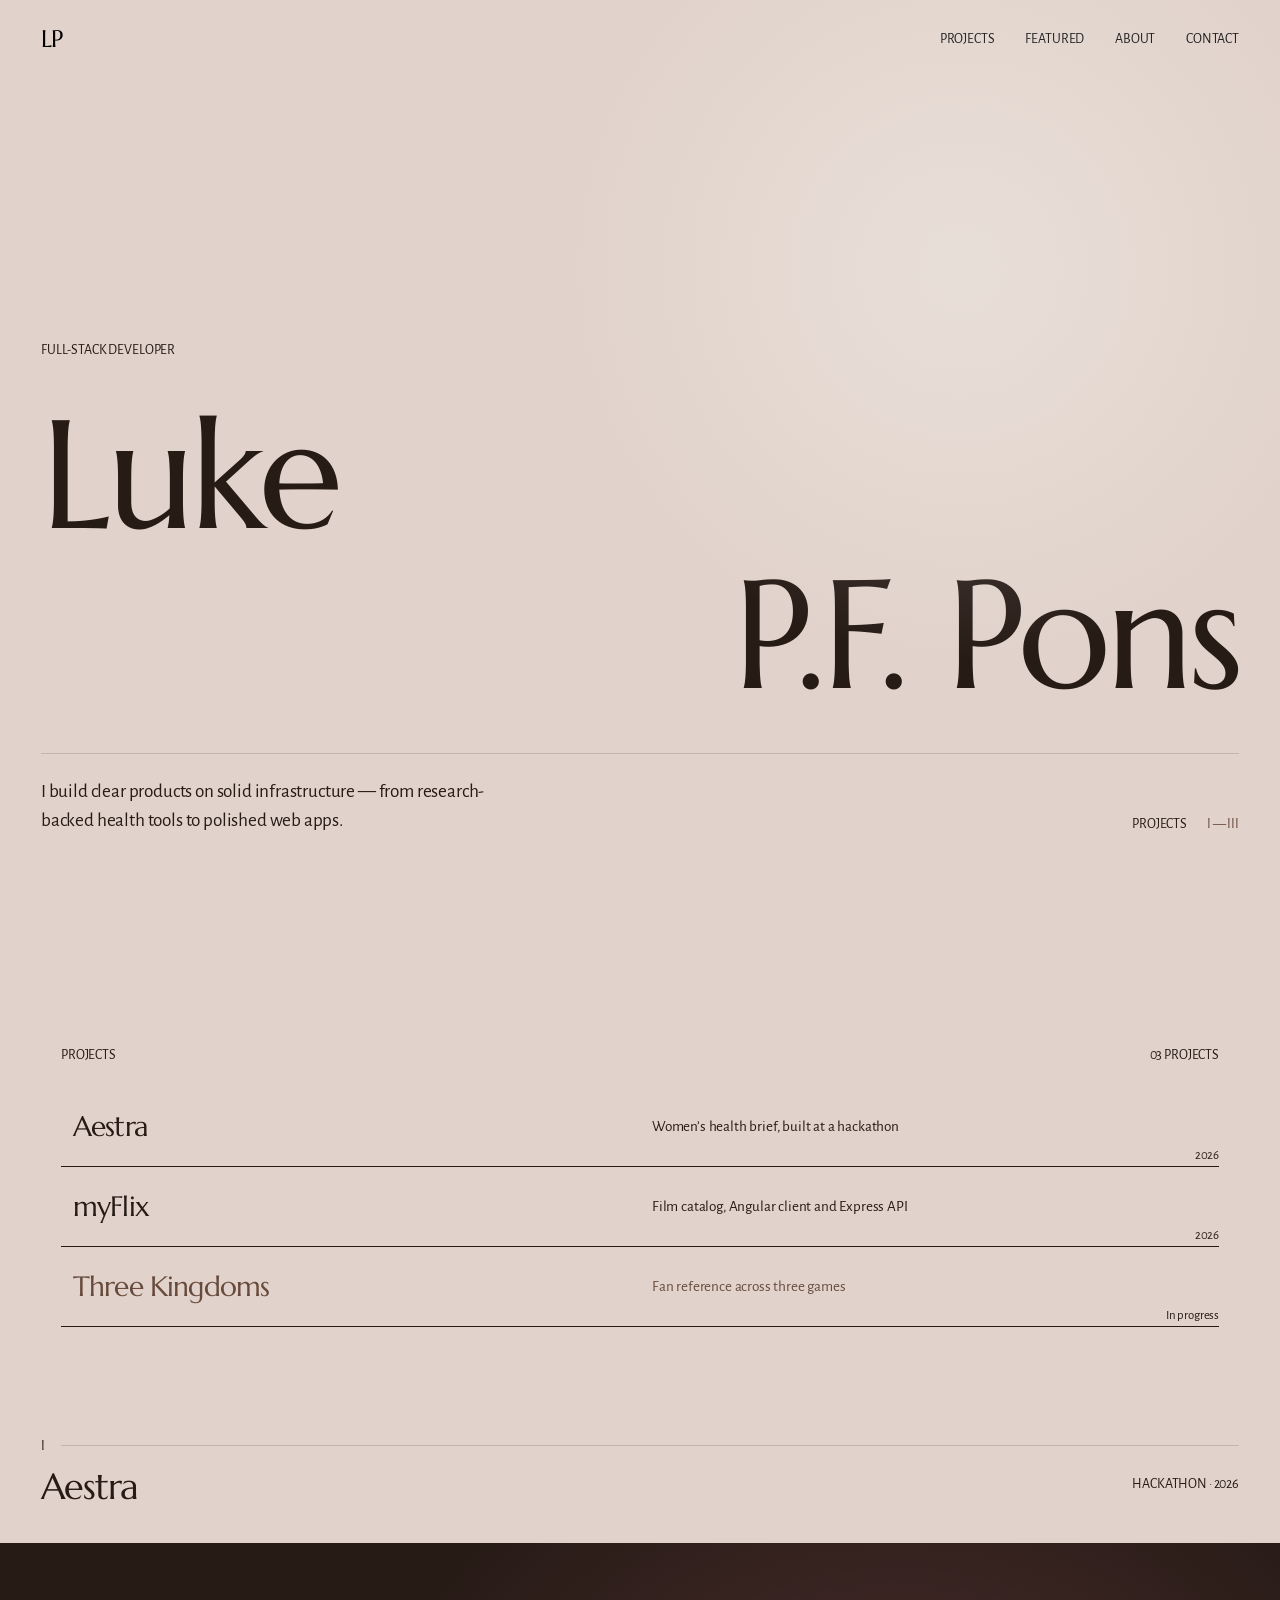
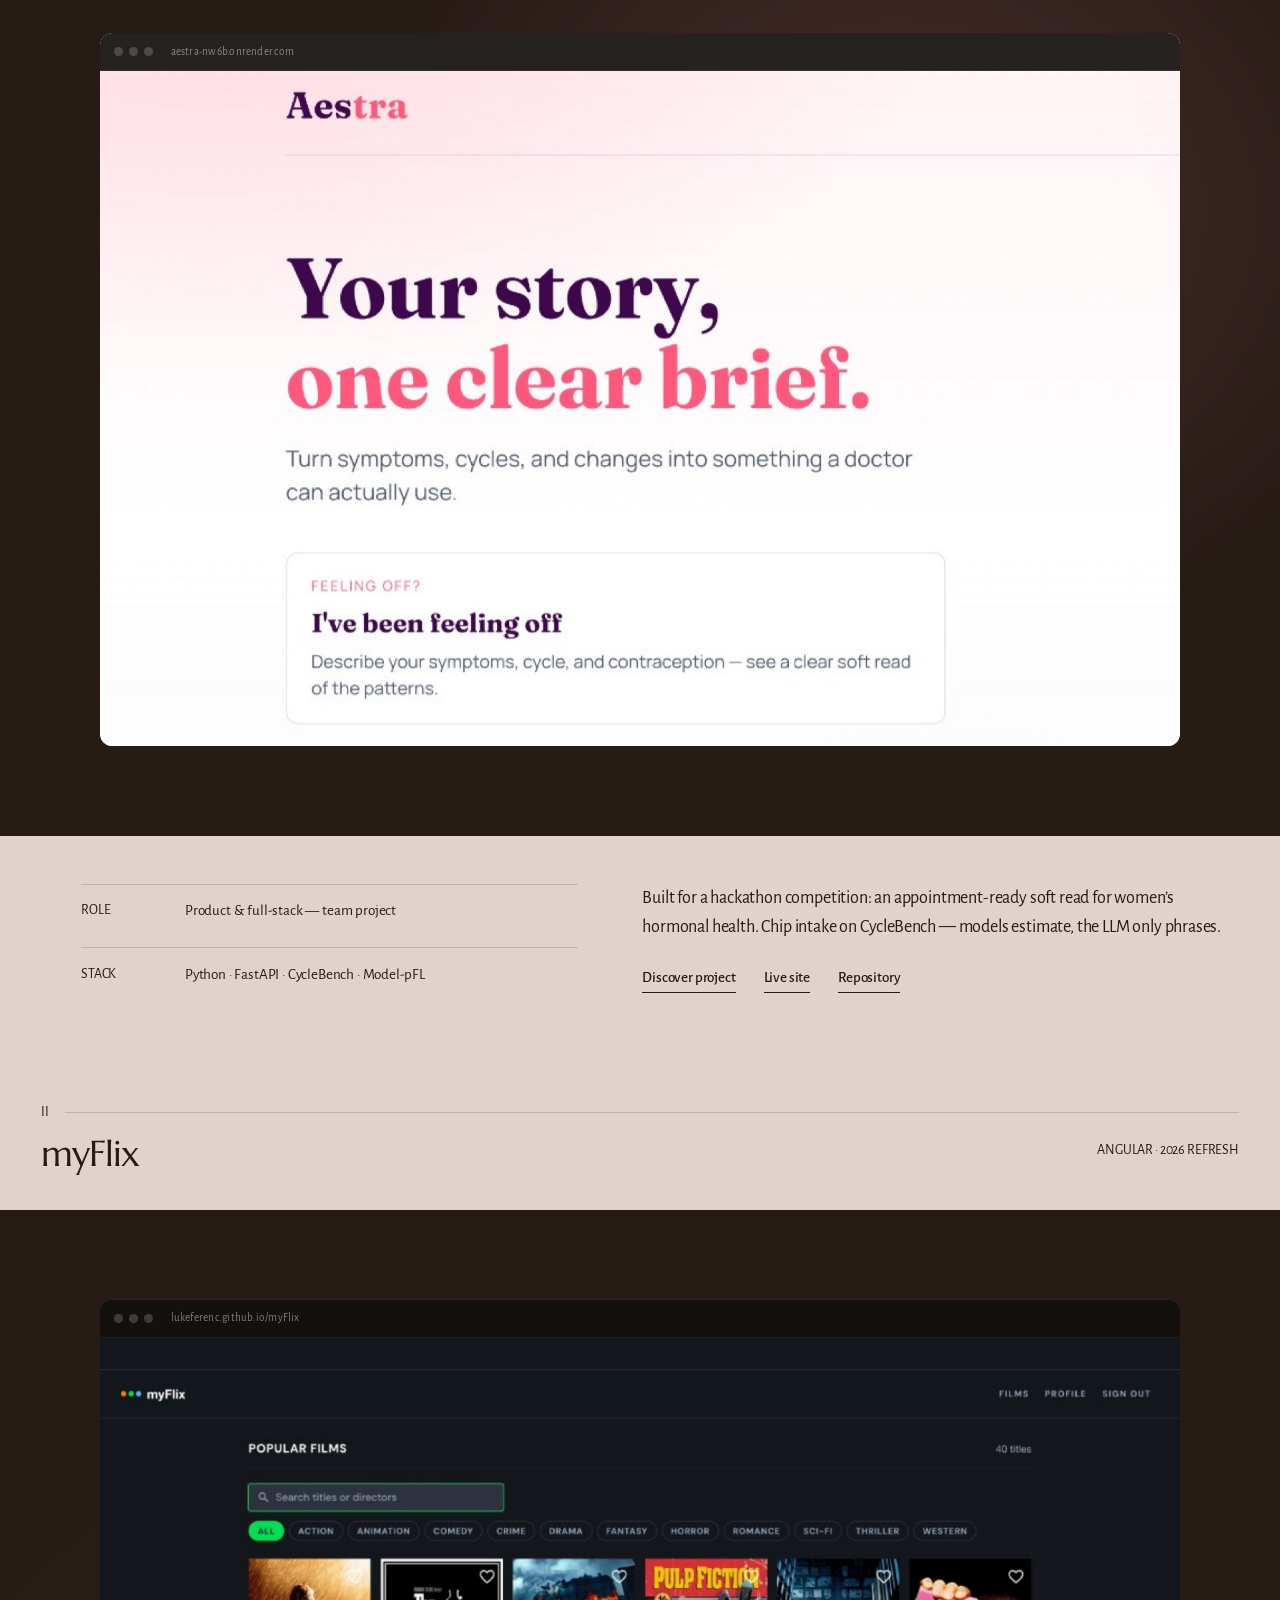
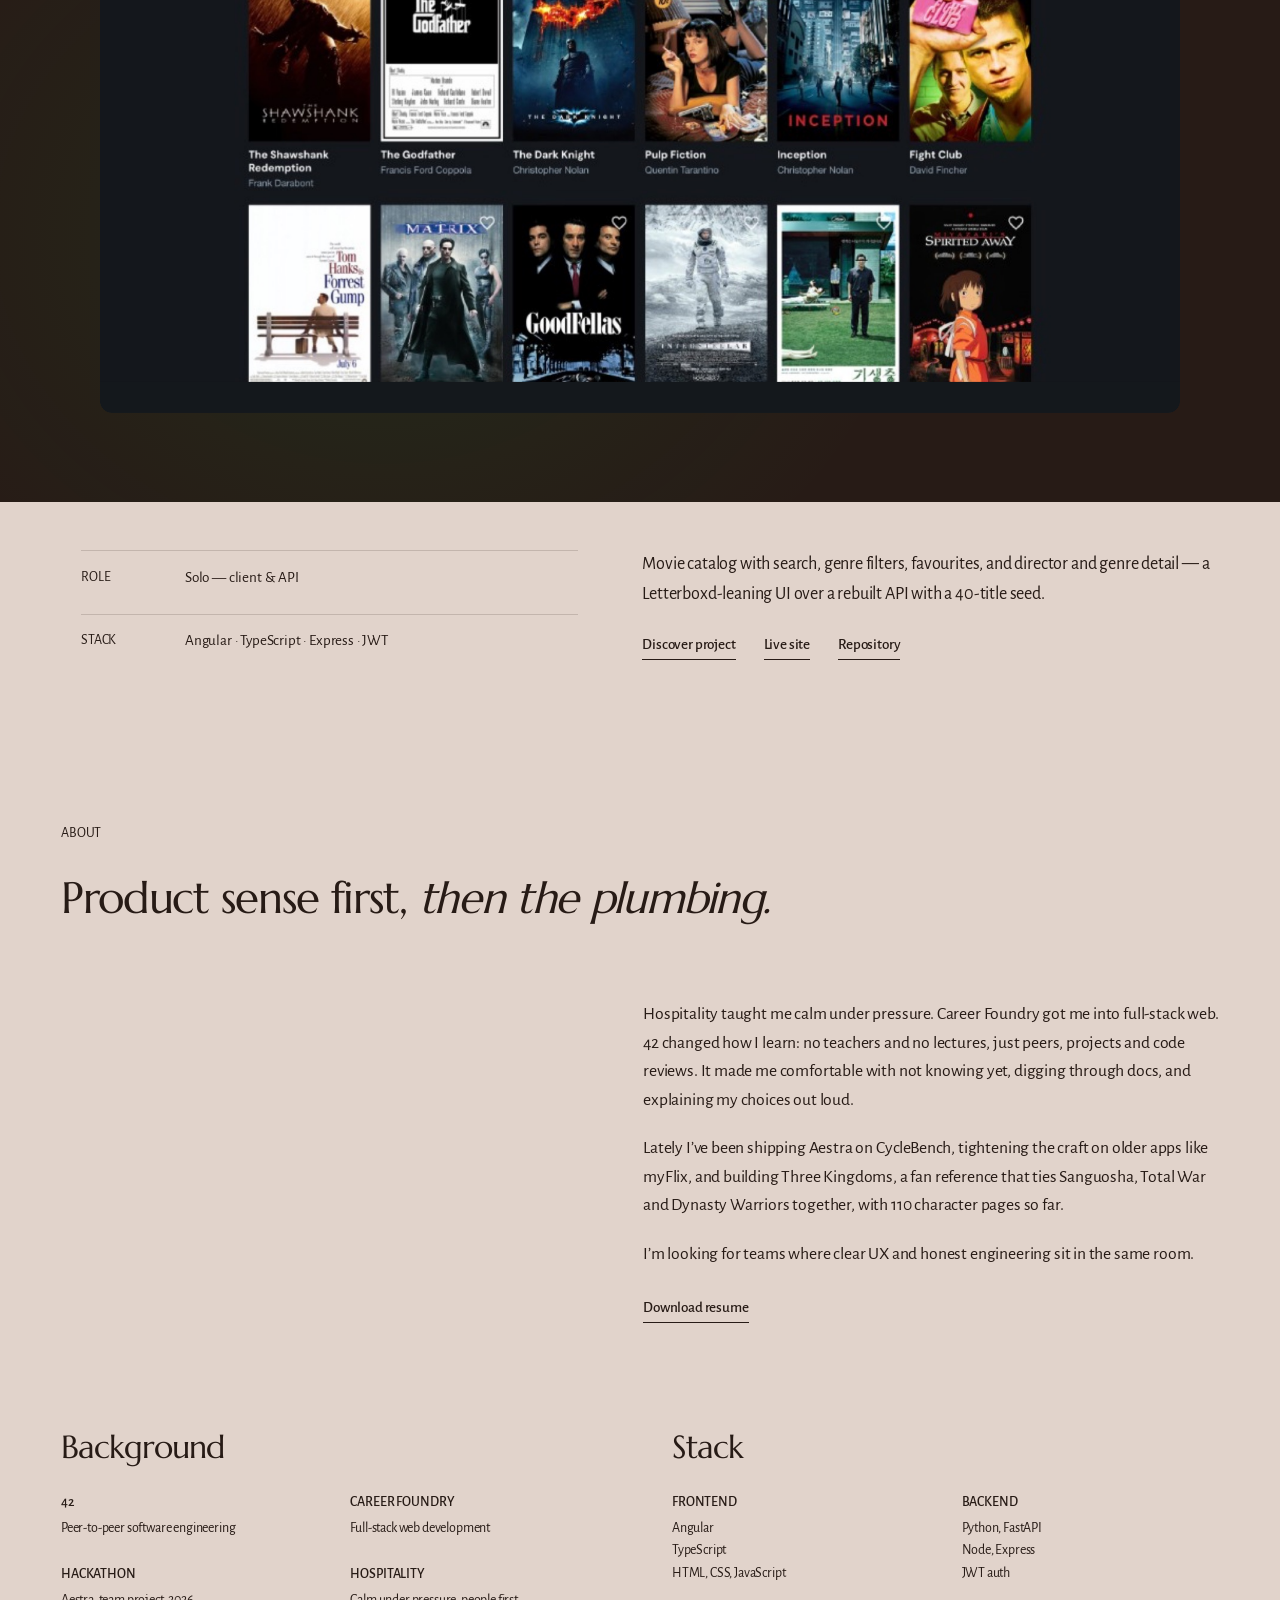
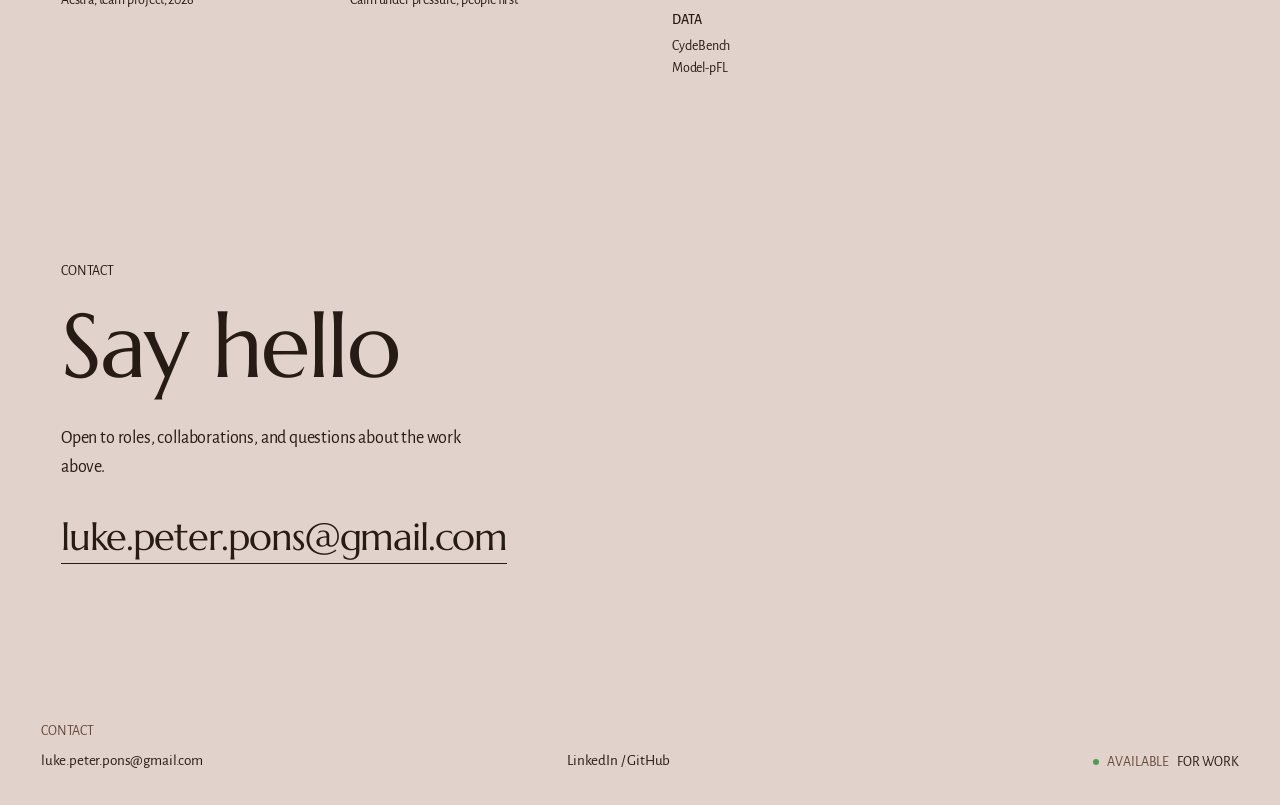
<file: index.html>
<!DOCTYPE html>
<html lang="en">
<head>
  <meta charset="utf-8" />
  <meta name="viewport" content="width=device-width, initial-scale=1" />
  <meta name="description" content="Luke P.F. Pons — full-stack developer. Selected work including Aestra and myFlix." />
  <meta name="author" content="Luke P.F. Pons" />
  <meta name="theme-color" content="#e1d3cb" />
  <title>Luke P.F. Pons — Full-stack developer</title>
  <link rel="canonical" href="https://lukeferenc.github.io/myportfolio/" />
  <meta property="og:type" content="website" />
  <meta property="og:url" content="https://lukeferenc.github.io/myportfolio/" />
  <meta property="og:title" content="Luke P.F. Pons — Full-stack developer" />
  <meta property="og:description" content="Clear products on solid infrastructure. Selected work: Aestra and myFlix." />
  <meta property="og:image" content="https://lukeferenc.github.io/myportfolio/assets/img/aestra-home.jpg" />
  <meta name="twitter:card" content="summary_large_image" />
  <link rel="icon" type="image/svg+xml" href="assets/favicon.svg" />
  <link rel="preconnect" href="https://fonts.googleapis.com" />
  <link rel="preconnect" href="https://fonts.gstatic.com" crossorigin />
  <link href="https://fonts.googleapis.com/css2?family=Marcellus&family=Alegreya+Sans:ital,wght@0,400;0,500;1,400&display=swap" rel="stylesheet" />
  <link rel="stylesheet" href="css/site.css?v=12" />
  <script>document.documentElement.classList.add("js");</script>
</head>
<body>
  <a class="skip" href="#work">Skip to work</a>

  <div class="loader" aria-hidden="true"><span class="loader__line"></span></div>

  <header class="chrome">
    <a class="chrome__mark" href="#top" aria-label="Luke P.F. Pons — back to top">LP</a>
    <nav class="chrome__nav" aria-label="Primary">
      <a href="#projects">Projects</a>
      <a href="#work">Featured</a>
      <a href="#about">About</a>
      <a href="#contact">Contact</a>
    </nav>
  </header>

  <main>
    <section class="hero" id="top" data-section="Intro">
      <p class="hero__kicker label">Full-stack developer</p>
      <h1 class="hero__title" aria-label="Luke P.F. Pons">
        <span class="hero__line"><span>Luke</span></span>
        <span class="hero__line hero__line--right"><span>P.F. Pons</span></span>
      </h1>
      <div class="hero__foot">
        <p class="hero__lede">
          I build clear products on solid infrastructure — from research-backed
          health tools to polished web apps.
        </p>
        <a class="hero__cue label" href="#projects">Projects <span aria-hidden="true">I — III</span></a>
      </div>
    </section>

    <section class="index" id="projects" data-section="Projects">
      <div class="index__head reveal">
        <p class="label">Projects</p>
        <p class="index__count label">03 projects</p>
      </div>
      <ol class="index__list">
        <li class="reveal">
          <a class="index__row" href="aestra.html">
            <span class="index__name">Aestra</span>
            <span class="index__type">Women’s health brief, built at a hackathon</span>
            <span class="index__year">2026</span>
          </a>
        </li>
        <li class="reveal">
          <a class="index__row" href="myflix.html">
            <span class="index__name">myFlix</span>
            <span class="index__type">Film catalog, Angular client and Express API</span>
            <span class="index__year">2026</span>
          </a>
        </li>
        <li class="reveal">
          <div class="index__row index__row--soon">
            <span class="index__name">Three Kingdoms</span>
            <span class="index__type">Fan reference across three games</span>
            <span class="index__year">In progress</span>
          </div>
        </li>
      </ol>
    </section>

    <section class="work" id="work" data-section="Featured">
      <article class="case case--aestra" id="aestra">
        <header class="case__head reveal">
          <span class="case__num label">I</span>
          <h2 class="case__title">Aestra</h2>
          <span class="case__tag label">Hackathon · 2026</span>
        </header>

        <a class="case__stage" href="aestra.html" data-cursor="Discover project">
          <div class="case__frame reveal-frame">
            <div class="case__bar" aria-hidden="true"><i></i><i></i><i></i><span>aestra-nw6b.onrender.com</span></div>
            <div class="case__shot">
              <img src="assets/img/aestra-home.jpg?v=3" alt="Aestra home — your story, one clear brief" width="1600" height="1247" loading="lazy" decoding="async" data-parallax />
            </div>
          </div>
        </a>

        <div class="case__info reveal">
          <dl class="case__meta">
            <div><dt class="label">Role</dt><dd>Product &amp; full-stack — team project</dd></div>
            <div><dt class="label">Stack</dt><dd>Python · FastAPI · CycleBench · Model-pFL</dd></div>
          </dl>
          <div class="case__copy">
            <p>
              Built for a hackathon competition: an appointment-ready soft read
              for women’s hormonal health. Chip intake on CycleBench —
              models estimate, the LLM only phrases.
            </p>
            <div class="case__links">
              <a class="link" href="aestra.html">Discover project</a>
              <a class="link" href="https://aestra-nw6b.onrender.com/" target="_blank" rel="noopener noreferrer">Live site</a>
              <a class="link" href="https://github.com/lukeferenc/Aestra" target="_blank" rel="noopener noreferrer">Repository</a>
            </div>
          </div>
        </div>
      </article>

      <article class="case case--myflix" id="myflix">
        <header class="case__head reveal">
          <span class="case__num label">II</span>
          <h2 class="case__title">myFlix</h2>
          <span class="case__tag label">Angular · 2026 refresh</span>
        </header>

        <a class="case__stage" href="myflix.html" data-cursor="Discover project">
          <div class="case__frame reveal-frame">
            <div class="case__bar" aria-hidden="true"><i></i><i></i><i></i><span>lukeferenc.github.io/myFlix</span></div>
            <div class="case__shot">
              <img src="assets/img/projects/myflix-catalog.jpg?v=2" alt="myFlix film catalog with poster grid" width="1800" height="1023" loading="lazy" decoding="async" data-parallax />
            </div>
          </div>
        </a>

        <div class="case__info reveal">
          <dl class="case__meta">
            <div><dt class="label">Role</dt><dd>Solo — client &amp; API</dd></div>
            <div><dt class="label">Stack</dt><dd>Angular · TypeScript · Express · JWT</dd></div>
          </dl>
          <div class="case__copy">
            <p>
              Movie catalog with search, genre filters, favourites, and director
              and genre detail — a Letterboxd-leaning UI over a rebuilt API with
              a 40-title seed.
            </p>
            <div class="case__links">
              <a class="link" href="myflix.html">Discover project</a>
              <a class="link" href="https://lukeferenc.github.io/myFlix-Angular-client2/" target="_blank" rel="noopener noreferrer">Live site</a>
              <a class="link" href="https://github.com/lukeferenc/myFlix-Angular-client2" target="_blank" rel="noopener noreferrer">Repository</a>
            </div>
          </div>
        </div>
      </article>
    </section>

    <section class="about" id="about" data-section="About">
      <p class="label reveal">About</p>
      <h2 class="about__statement reveal">
        Product sense first, <em>then the plumbing.</em>
      </h2>
      <div class="about__grid reveal">
        <p>
          Hospitality taught me calm under pressure. Career Foundry got me into
          full-stack web. 42 changed how I learn: no teachers and no lectures,
          just peers, projects and code reviews. It made me comfortable with not
          knowing yet, digging through docs, and explaining my choices out loud.
        </p>
        <p>
          Lately I’ve been shipping Aestra on CycleBench, tightening the craft on
          older apps like myFlix, and building Three Kingdoms, a fan reference
          that ties Sanguosha, Total War and Dynasty Warriors together, with 110
          character pages so far.
        </p>
        <p>
          I’m looking for teams where clear UX and honest engineering sit in
          the same room.
        </p>
        <a class="link" href="assets/Resume.pdf" download="Luke-Pons-Resume.pdf">Download resume</a>
      </div>

      <div class="about__lists reveal">
        <div class="about__list">
          <h3 class="about__list-title">Background</h3>
          <div class="about__cols">
            <div>
              <h4 class="about__sub">42</h4>
              <p>Peer-to-peer software engineering</p>
            </div>
            <div>
              <h4 class="about__sub">Career Foundry</h4>
              <p>Full-stack web development</p>
            </div>
            <div>
              <h4 class="about__sub">Hackathon</h4>
              <p>Aestra, team project, 2026</p>
            </div>
            <div>
              <h4 class="about__sub">Hospitality</h4>
              <p>Calm under pressure, people first</p>
            </div>
          </div>
        </div>
        <div class="about__list">
          <h3 class="about__list-title">Stack</h3>
          <div class="about__cols">
            <div>
              <h4 class="about__sub">Frontend</h4>
              <p>Angular</p>
              <p>TypeScript</p>
              <p>HTML, CSS, JavaScript</p>
            </div>
            <div>
              <h4 class="about__sub">Backend</h4>
              <p>Python, FastAPI</p>
              <p>Node, Express</p>
              <p>JWT auth</p>
            </div>
            <div>
              <h4 class="about__sub">Data</h4>
              <p>CycleBench</p>
              <p>Model-pFL</p>
            </div>
          </div>
        </div>
      </div>
    </section>

    <section class="contact" id="contact" data-section="Contact">
      <p class="label reveal">Contact</p>
      <h2 class="contact__title reveal">Say hello</h2>
      <p class="contact__note reveal">Open to roles, collaborations, and questions about the work above.</p>
      <a class="contact__mail reveal" href="mailto:luke.peter.pons@gmail.com">luke.peter.pons@gmail.com</a>
    </section>
  </main>

  <footer class="site-footer">
    <div class="site-footer__contact">
      <p class="label site-footer__muted">Contact</p>
      <a href="mailto:luke.peter.pons@gmail.com">luke.peter.pons@gmail.com</a>
    </div>
    <p class="site-footer__social">
      <a href="https://www.linkedin.com/in/luke-pons-850216206" target="_blank" rel="noopener noreferrer">LinkedIn</a>
      /
      <a href="https://github.com/lukeferenc" target="_blank" rel="noopener noreferrer">GitHub</a>
    </p>
    <p class="label site-footer__status"><span class="site-footer__dot" aria-hidden="true"></span><span class="site-footer__muted">Available</span> for work</p>
  </footer>

  <div class="cursor" aria-hidden="true"><span></span></div>

  <script src="js/site.js?v=12"></script>
</body>
</html>
</file>
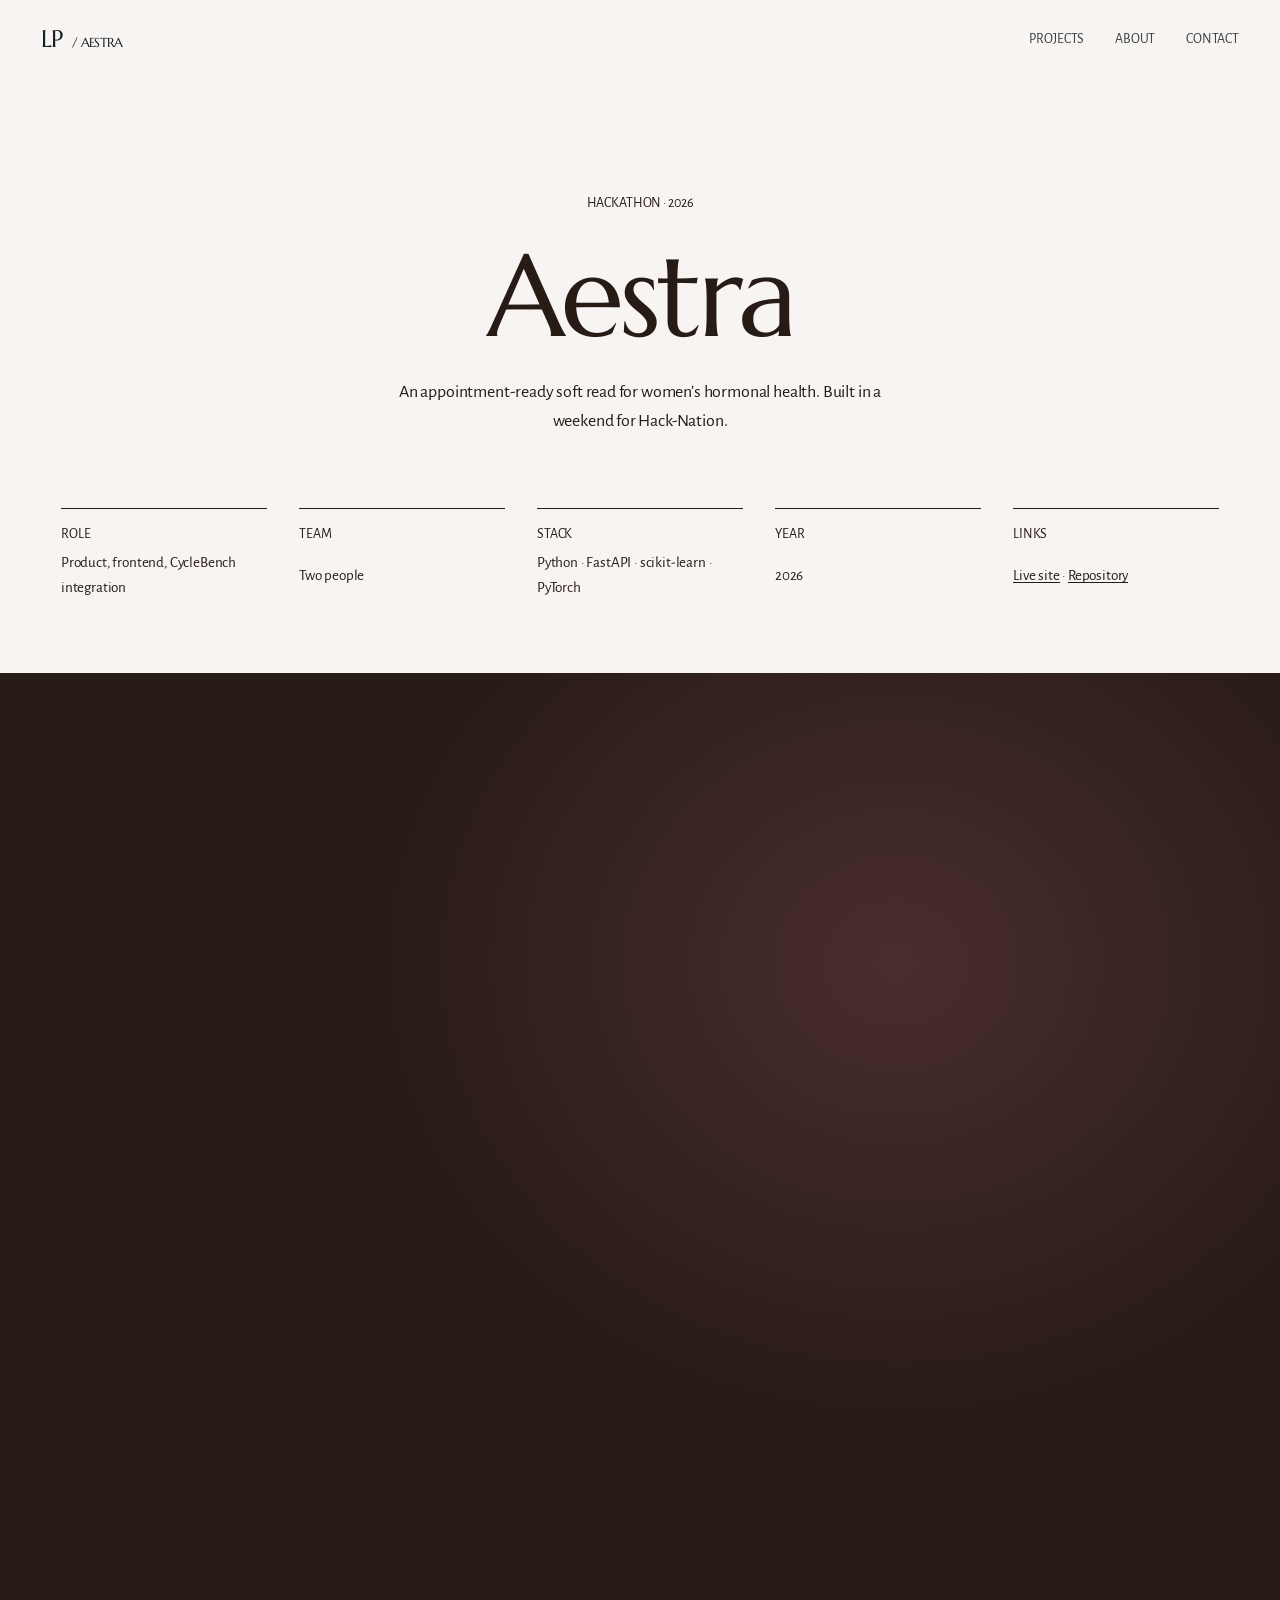
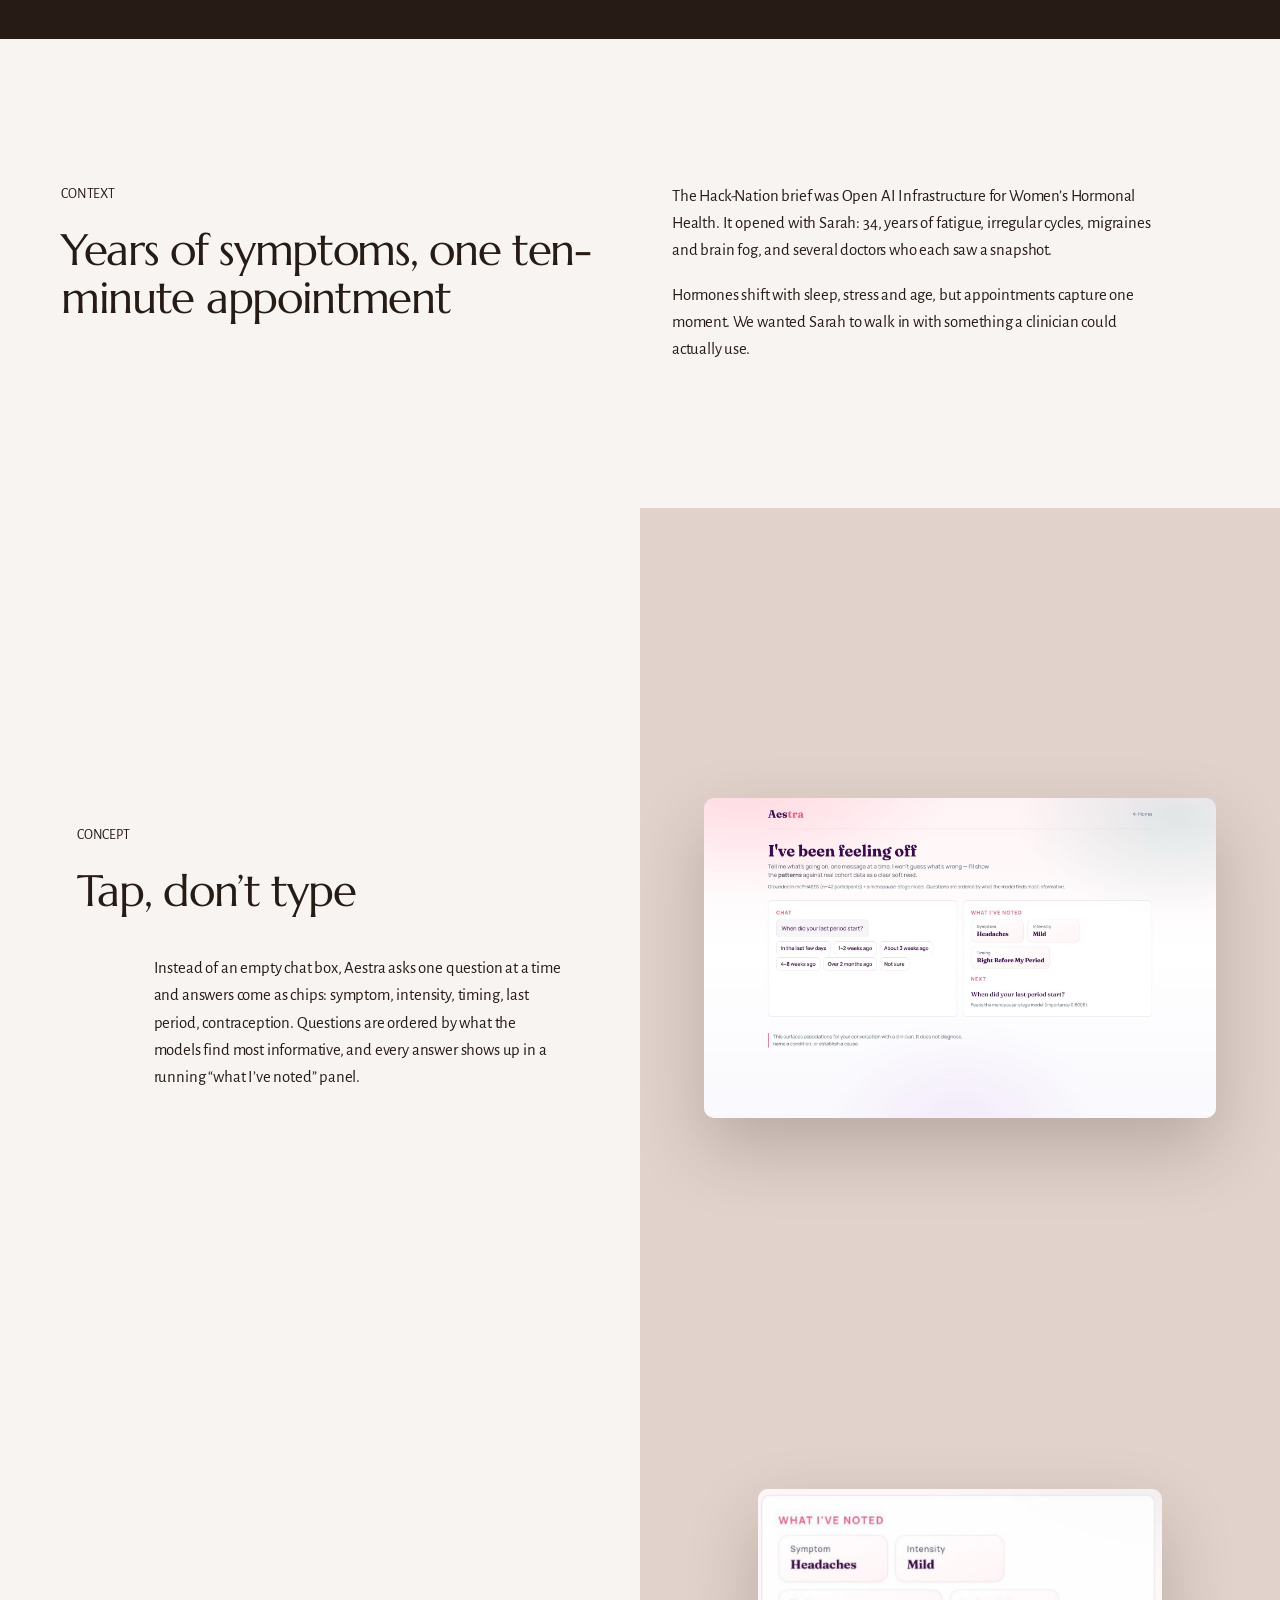
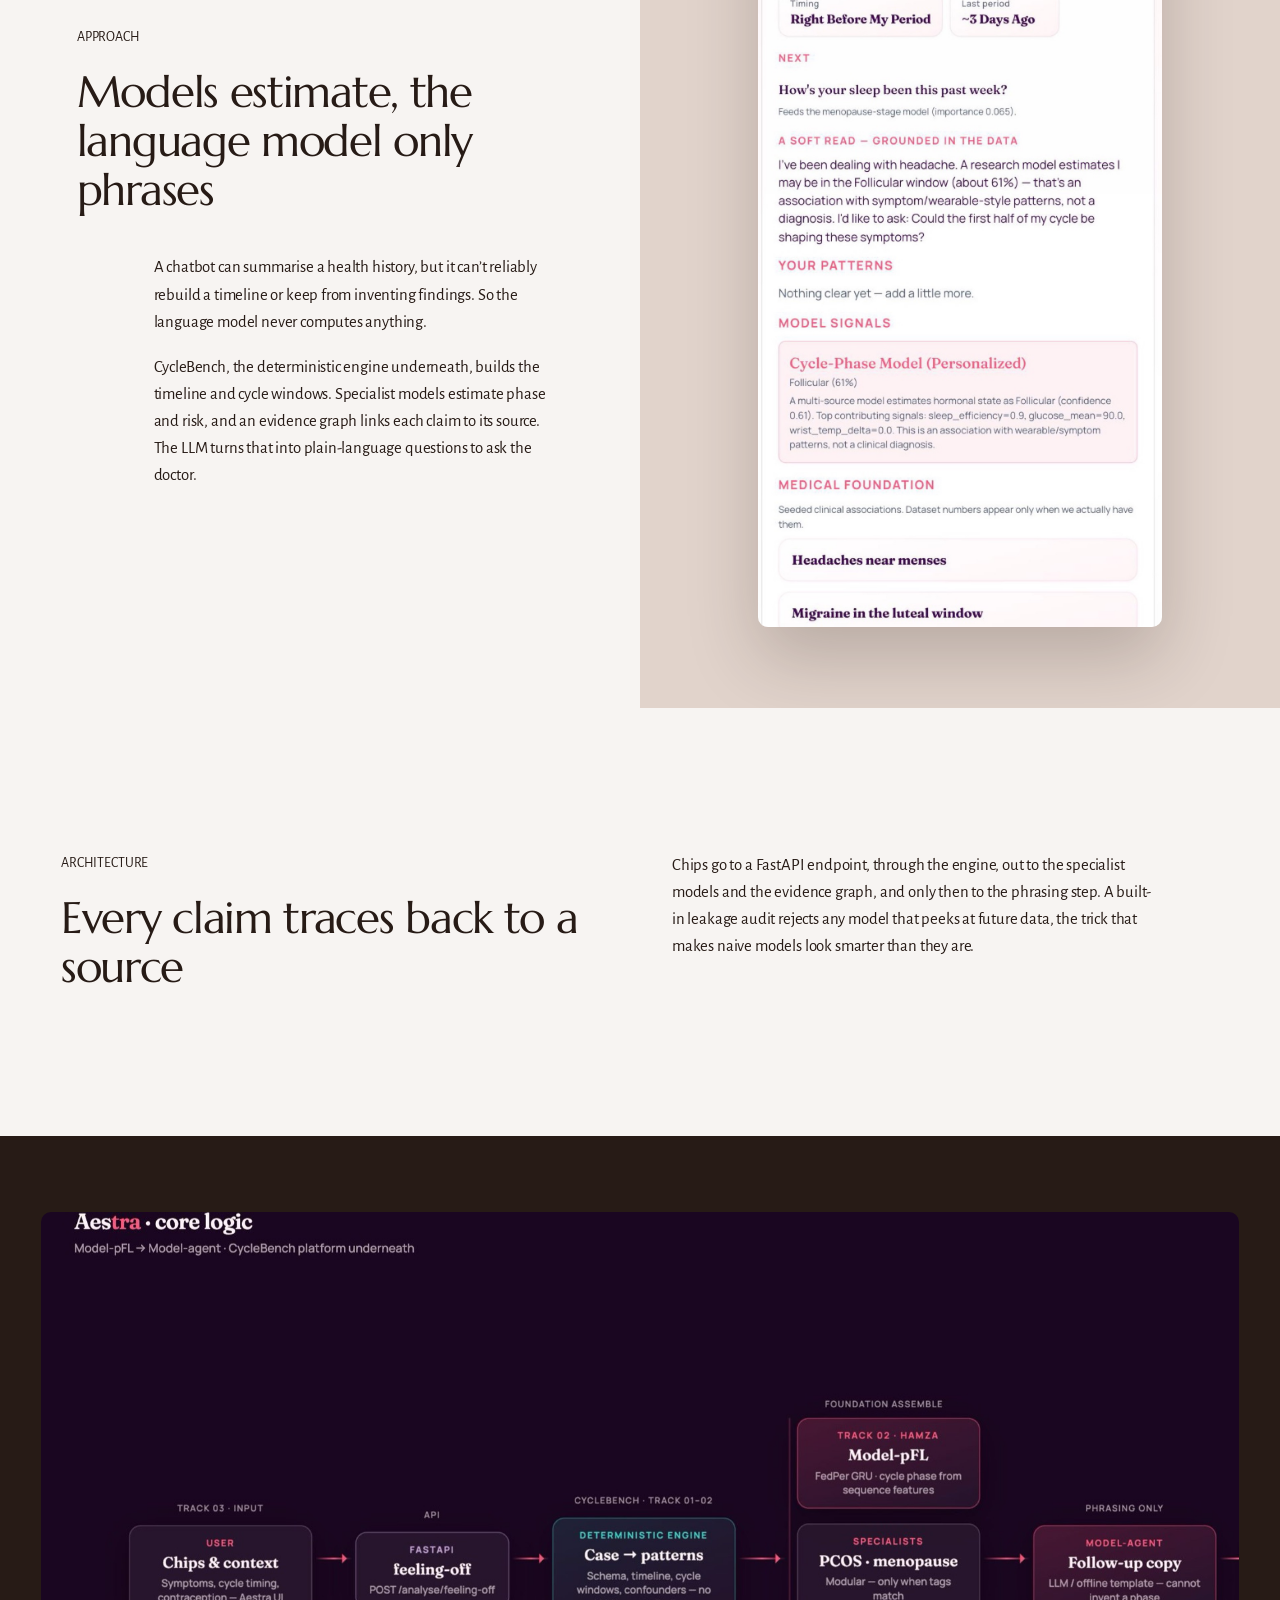
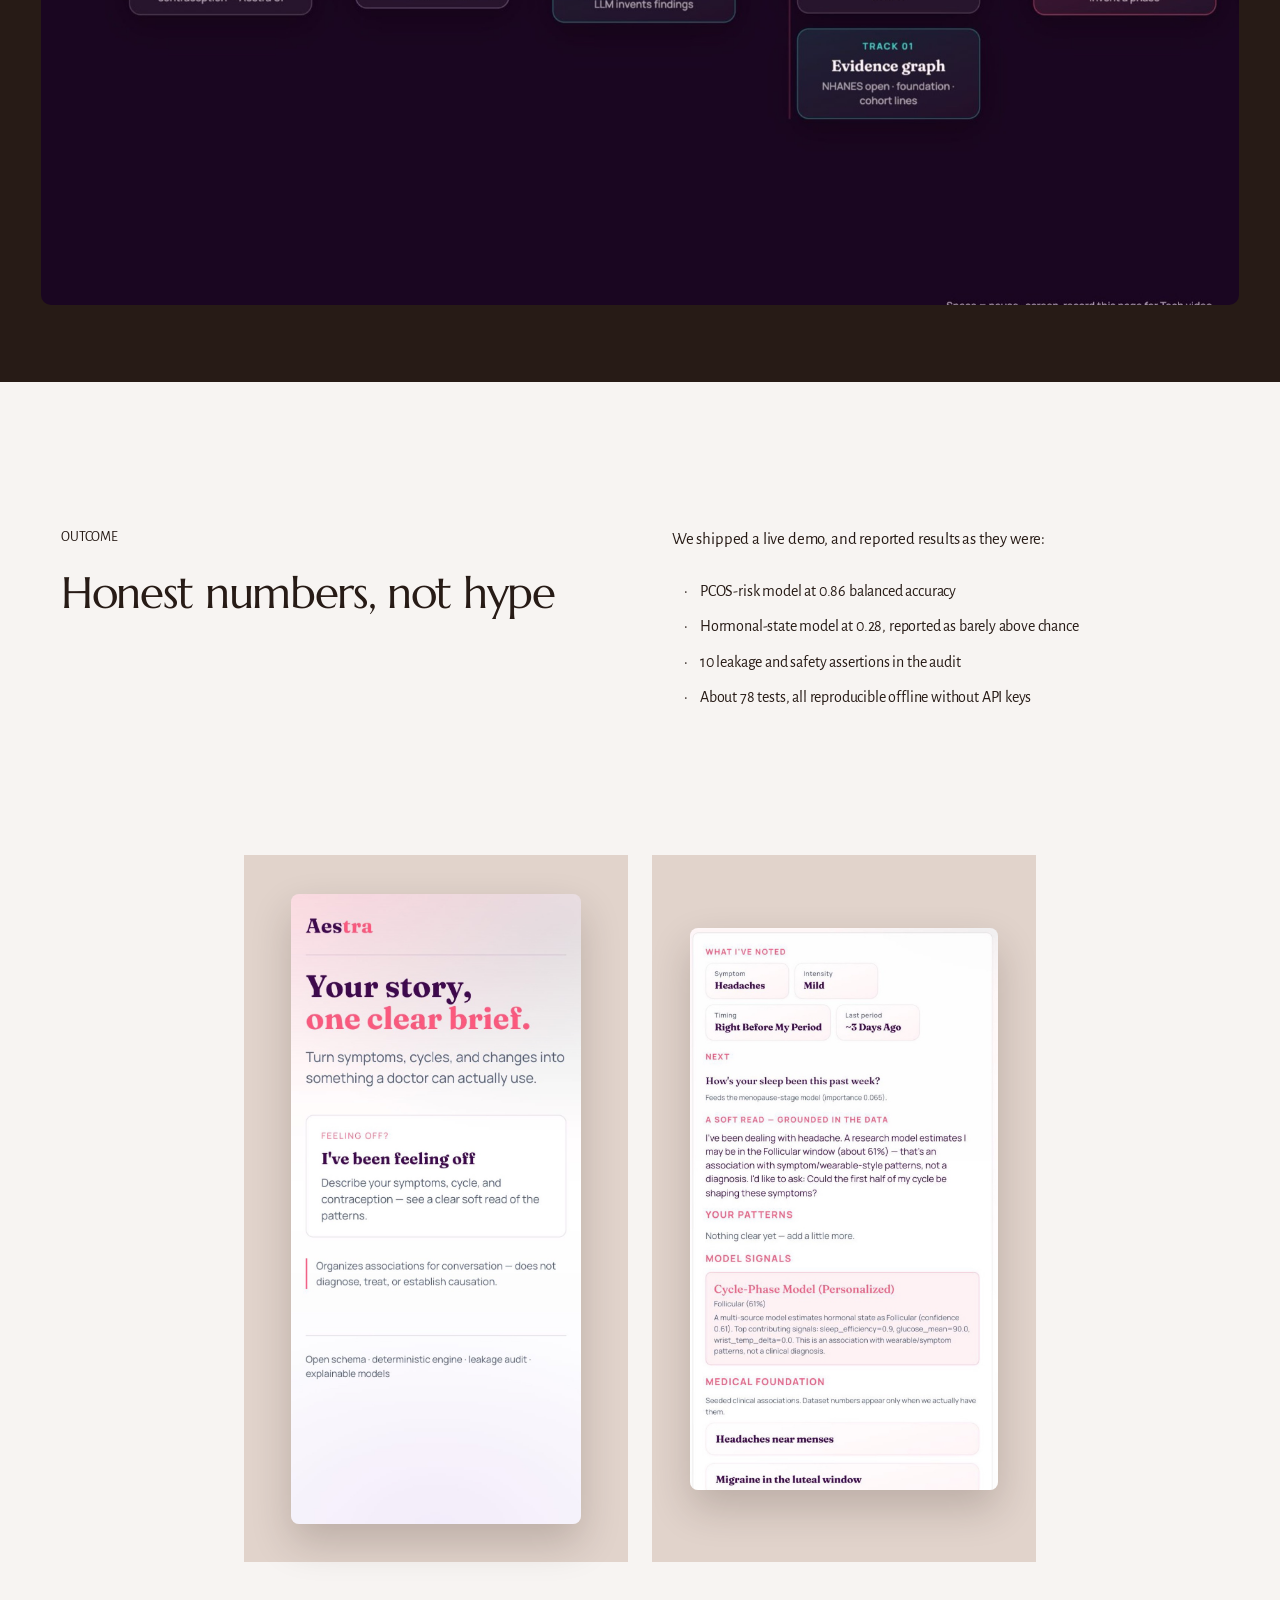
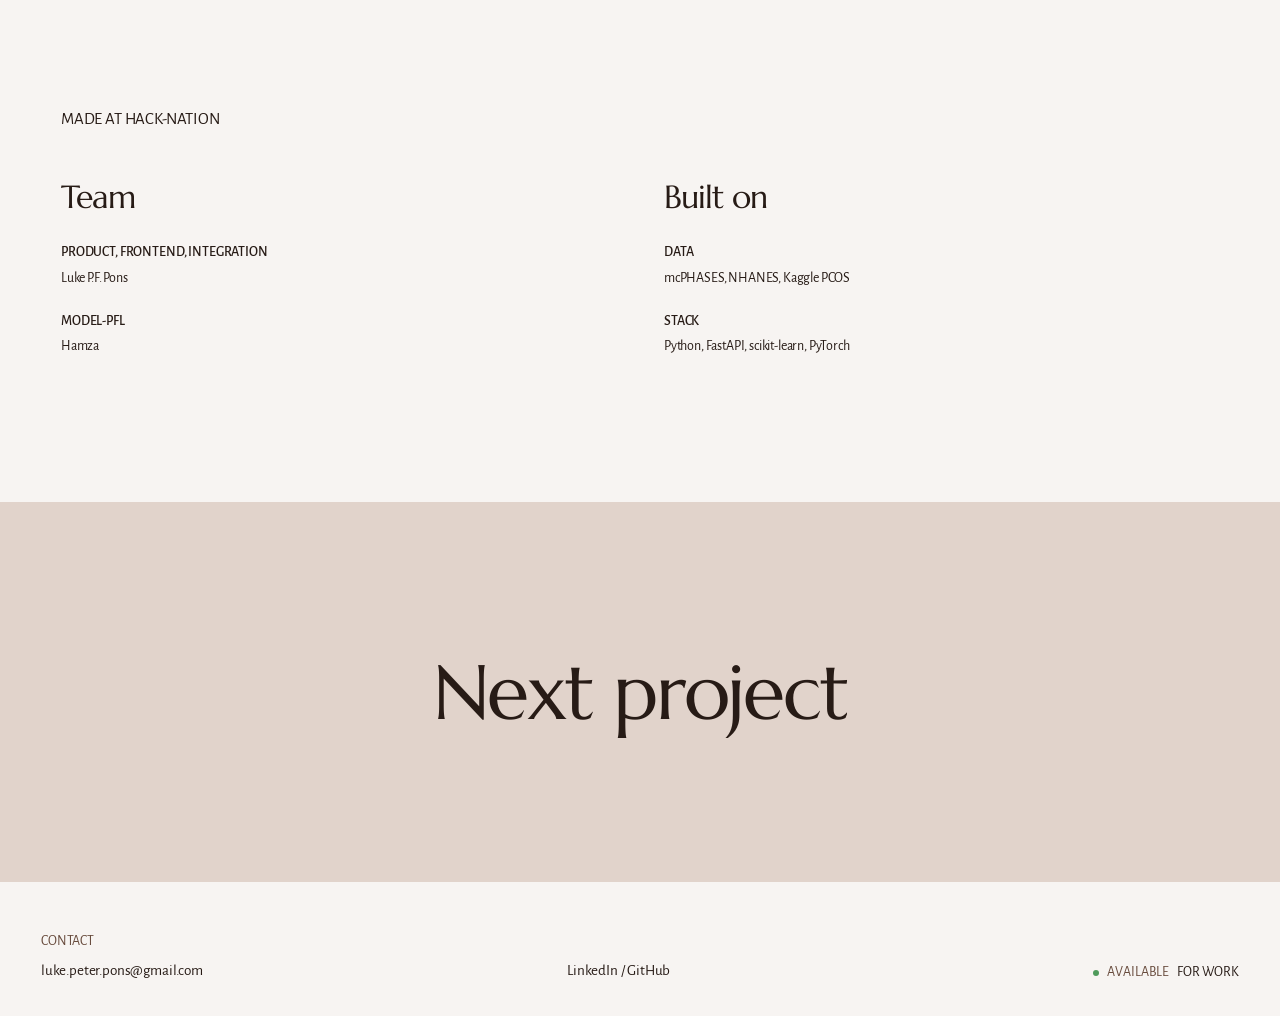
<file: aestra.html>
<!DOCTYPE html>
<html lang="en">
<head>
  <meta charset="utf-8" />
  <meta name="viewport" content="width=device-width, initial-scale=1" />
  <meta name="description" content="Aestra — an appointment-ready soft read for women's hormonal health, built at the Hack-Nation hackathon." />
  <meta name="author" content="Luke P.F. Pons" />
  <meta name="theme-color" content="#f7f4f2" />
  <title>Aestra — Luke P.F. Pons</title>
  <link rel="canonical" href="https://lukeferenc.github.io/myportfolio/aestra.html" />
  <meta property="og:type" content="article" />
  <meta property="og:url" content="https://lukeferenc.github.io/myportfolio/aestra.html" />
  <meta property="og:title" content="Aestra — Luke P.F. Pons" />
  <meta property="og:description" content="Models estimate, the language model only phrases. A hackathon project for women's hormonal health." />
  <meta property="og:image" content="https://lukeferenc.github.io/myportfolio/assets/img/aestra-home.jpg" />
  <meta name="twitter:card" content="summary_large_image" />
  <link rel="icon" type="image/svg+xml" href="assets/favicon.svg" />
  <link rel="preconnect" href="https://fonts.googleapis.com" />
  <link rel="preconnect" href="https://fonts.gstatic.com" crossorigin />
  <link href="https://fonts.googleapis.com/css2?family=Marcellus&family=Alegreya+Sans:ital,wght@0,400;0,500;1,400&display=swap" rel="stylesheet" />
  <link rel="stylesheet" href="css/site.css?v=12" />
  <script>document.documentElement.classList.add("js");</script>
</head>
<body class="project-page">
  <a class="skip" href="#content">Skip to content</a>

  <div class="loader" aria-hidden="true"><span class="loader__line"></span></div>

  <header class="chrome">
    <a class="chrome__mark chrome__crumb" href="index.html" aria-label="Luke P.F. Pons — home">LP <span>/ Aestra</span></a>
    <nav class="chrome__nav" aria-label="Primary">
      <a href="index.html#projects">Projects</a>
      <a href="index.html#about">About</a>
      <a href="index.html#contact">Contact</a>
    </nav>
  </header>

  <main id="content">
    <header class="p-head">
      <p class="label reveal">Hackathon · 2026</p>
      <h1 class="p-title reveal">Aestra</h1>
      <p class="p-lede reveal">An appointment-ready soft read for women’s hormonal health. Built in a weekend for Hack-Nation.</p>
    </header>

    <dl class="p-meta reveal">
      <div><dt class="label">Role</dt><dd>Product, frontend, CycleBench integration</dd></div>
      <div><dt class="label">Team</dt><dd>Two people</dd></div>
      <div><dt class="label">Stack</dt><dd>Python · FastAPI · scikit-learn · PyTorch</dd></div>
      <div><dt class="label">Year</dt><dd>2026</dd></div>
      <div><dt class="label">Links</dt><dd><a href="https://aestra-nw6b.onrender.com/" target="_blank" rel="noopener noreferrer">Live site</a> · <a href="https://github.com/lukeferenc/Aestra" target="_blank" rel="noopener noreferrer">Repository</a></dd></div>
    </dl>

    <section class="p-stage case--aestra">
      <a class="case__frame reveal-frame" href="https://aestra-nw6b.onrender.com/" target="_blank" rel="noopener noreferrer" data-cursor="Visit live">
        <div class="case__bar" aria-hidden="true"><i></i><i></i><i></i><span>aestra-nw6b.onrender.com</span></div>
        <div class="case__shot">
          <img src="assets/img/aestra-home.jpg?v=3" alt="Aestra home — your story, one clear brief" width="1600" height="1247" decoding="async" data-parallax />
        </div>
      </a>
    </section>

    <section class="p-section">
      <div class="reveal">
        <p class="label">Context</p>
        <h2 class="p-heading">Years of symptoms, one ten-minute appointment</h2>
      </div>
      <div class="p-body reveal">
        <p>
          The Hack-Nation brief was Open AI Infrastructure for Women’s Hormonal
          Health. It opened with Sarah: 34, years of fatigue, irregular cycles,
          migraines and brain fog, and several doctors who each saw a snapshot.
        </p>
        <p>
          Hormones shift with sleep, stress and age, but appointments capture one
          moment. We wanted Sarah to walk in with something a clinician could
          actually use.
        </p>
      </div>
    </section>

    <section class="p-split">
      <div class="p-split__text">
        <div class="reveal">
          <p class="label">Concept</p>
          <h2 class="p-heading">Tap, don’t type</h2>
        </div>
        <div class="p-body reveal">
          <p>
            Instead of an empty chat box, Aestra asks one question at a time and
            answers come as chips: symptom, intensity, timing, last period,
            contraception. Questions are ordered by what the models find most
            informative, and every answer shows up in a running “what I’ve
            noted” panel.
          </p>
        </div>
      </div>
      <div class="p-split__media">
        <img class="reveal" src="assets/img/projects/aestra-intake.jpg" alt="Aestra intake with chip answers and a running summary" width="1800" height="1125" loading="lazy" decoding="async" />
      </div>
    </section>

    <section class="p-split p-split--rev">
      <div class="p-split__text">
        <div class="reveal">
          <p class="label">Approach</p>
          <h2 class="p-heading">Models estimate, the language model only phrases</h2>
        </div>
        <div class="p-body reveal">
          <p>
            A chatbot can summarise a health history, but it can’t reliably
            rebuild a timeline or keep from inventing findings. So the language
            model never computes anything.
          </p>
          <p>
            CycleBench, the deterministic engine underneath, builds the timeline
            and cycle windows. Specialist models estimate phase and risk, and an
            evidence graph links each claim to its source. The LLM turns that into
            plain-language questions to ask the doctor.
          </p>
        </div>
      </div>
      <div class="p-split__media p-split__media--tall">
        <img class="reveal" src="assets/img/projects/aestra-softread.jpg" alt="Aestra soft read with model signals, medical foundation and questions for the doctor" width="984" height="1800" loading="lazy" decoding="async" />
      </div>
    </section>

    <section class="p-section">
      <div class="reveal">
        <p class="label">Architecture</p>
        <h2 class="p-heading">Every claim traces back to a source</h2>
      </div>
      <div class="p-body reveal">
        <p>
          Chips go to a FastAPI endpoint, through the engine, out to the
          specialist models and the evidence graph, and only then to the phrasing
          step. A built-in leakage audit rejects any model that peeks at future
          data, the trick that makes naive models look smarter than they are.
        </p>
      </div>
    </section>

    <div class="p-wide">
      <img class="reveal" src="assets/img/projects/aestra-arch.jpg?v=2" alt="Aestra architecture: chips, FastAPI, deterministic engine, models and evidence graph, phrasing" width="1800" height="1042" loading="lazy" decoding="async" />
    </div>

    <section class="p-section">
      <div class="reveal">
        <p class="label">Outcome</p>
        <h2 class="p-heading">Honest numbers, not hype</h2>
      </div>
      <div class="p-body reveal">
        <p>We shipped a live demo, and reported results as they were:</p>
        <ul class="p-list">
          <li>PCOS-risk model at 0.86 balanced accuracy</li>
          <li>Hormonal-state model at 0.28, reported as barely above chance</li>
          <li>10 leakage and safety assertions in the audit</li>
          <li>About 78 tests, all reproducible offline without API keys</li>
        </ul>
      </div>
    </section>

    <div class="p-gallery">
      <figure class="reveal"><img src="assets/img/projects/aestra-mobile.jpg" alt="Aestra home on a phone" width="831" height="1800" loading="lazy" decoding="async" /></figure>
      <figure class="reveal"><img src="assets/img/projects/aestra-softread.jpg" alt="Aestra soft read panel" width="984" height="1800" loading="lazy" decoding="async" /></figure>
    </div>

    <section class="p-credits">
      <p class="p-credits__intro label reveal">Made at Hack-Nation</p>
      <div class="about__list reveal">
        <h3 class="about__list-title">Team</h3>
        <div class="about__cols">
          <div>
            <h4 class="about__sub">Product, frontend, integration</h4>
            <p>Luke P.F. Pons</p>
          </div>
          <div>
            <h4 class="about__sub">Model-pFL</h4>
            <p>Hamza</p>
          </div>
        </div>
      </div>
      <div class="about__list reveal">
        <h3 class="about__list-title">Built on</h3>
        <div class="about__cols">
          <div>
            <h4 class="about__sub">Data</h4>
            <p>mcPHASES, NHANES, Kaggle PCOS</p>
          </div>
          <div>
            <h4 class="about__sub">Stack</h4>
            <p>Python, FastAPI, scikit-learn, PyTorch</p>
          </div>
        </div>
      </div>
    </section>

    <a class="next" href="myflix.html" aria-label="Next project: myFlix">
      <span class="next__text" aria-hidden="true">
        <span class="next__line next__line--a" data-split>Next project</span>
        <span class="next__line next__line--b" data-split>myFlix</span>
      </span>
    </a>
  </main>

  <footer class="site-footer">
    <div class="site-footer__contact">
      <p class="label site-footer__muted">Contact</p>
      <a href="mailto:luke.peter.pons@gmail.com">luke.peter.pons@gmail.com</a>
    </div>
    <p class="site-footer__social">
      <a href="https://www.linkedin.com/in/luke-pons-850216206" target="_blank" rel="noopener noreferrer">LinkedIn</a>
      /
      <a href="https://github.com/lukeferenc" target="_blank" rel="noopener noreferrer">GitHub</a>
    </p>
    <p class="label site-footer__status"><span class="site-footer__dot" aria-hidden="true"></span><span class="site-footer__muted">Available</span> for work</p>
  </footer>

  <div class="cursor" aria-hidden="true"><span></span></div>

  <script src="js/site.js?v=12"></script>
</body>
</html>
</file>
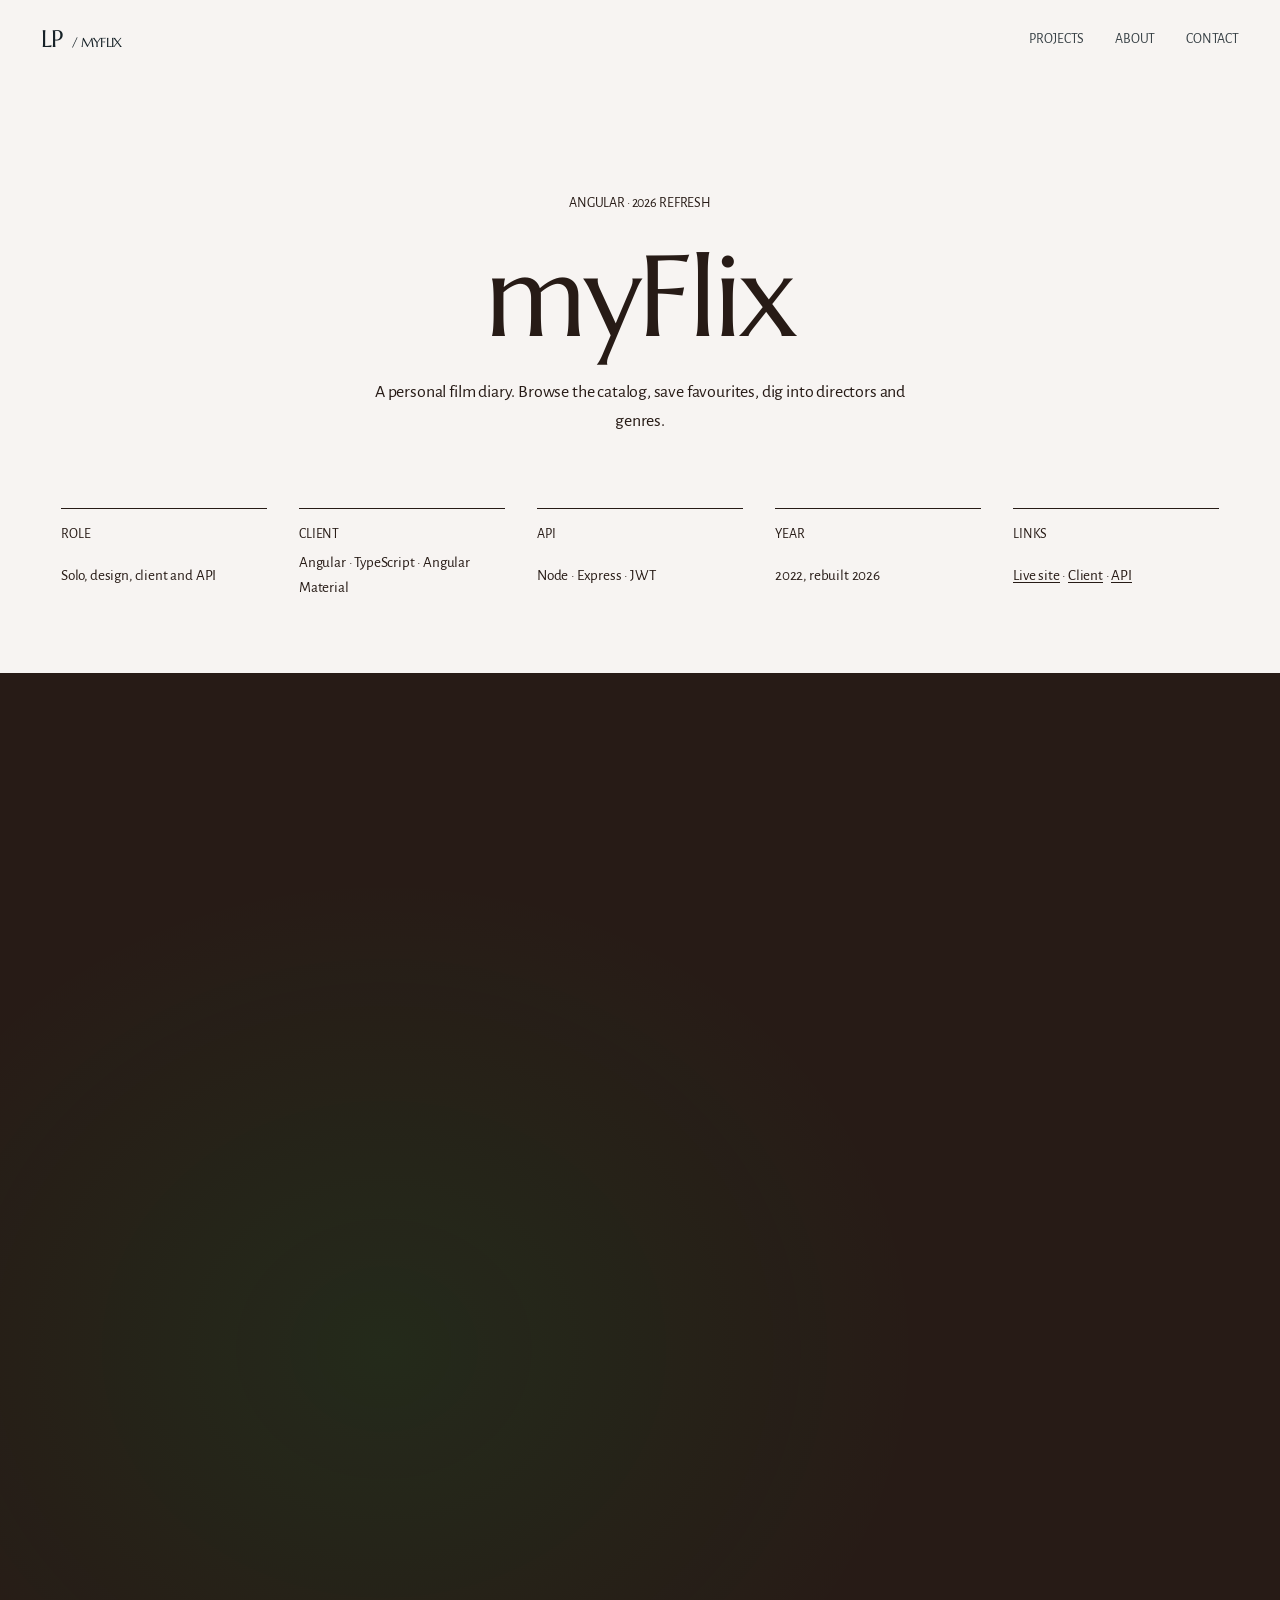
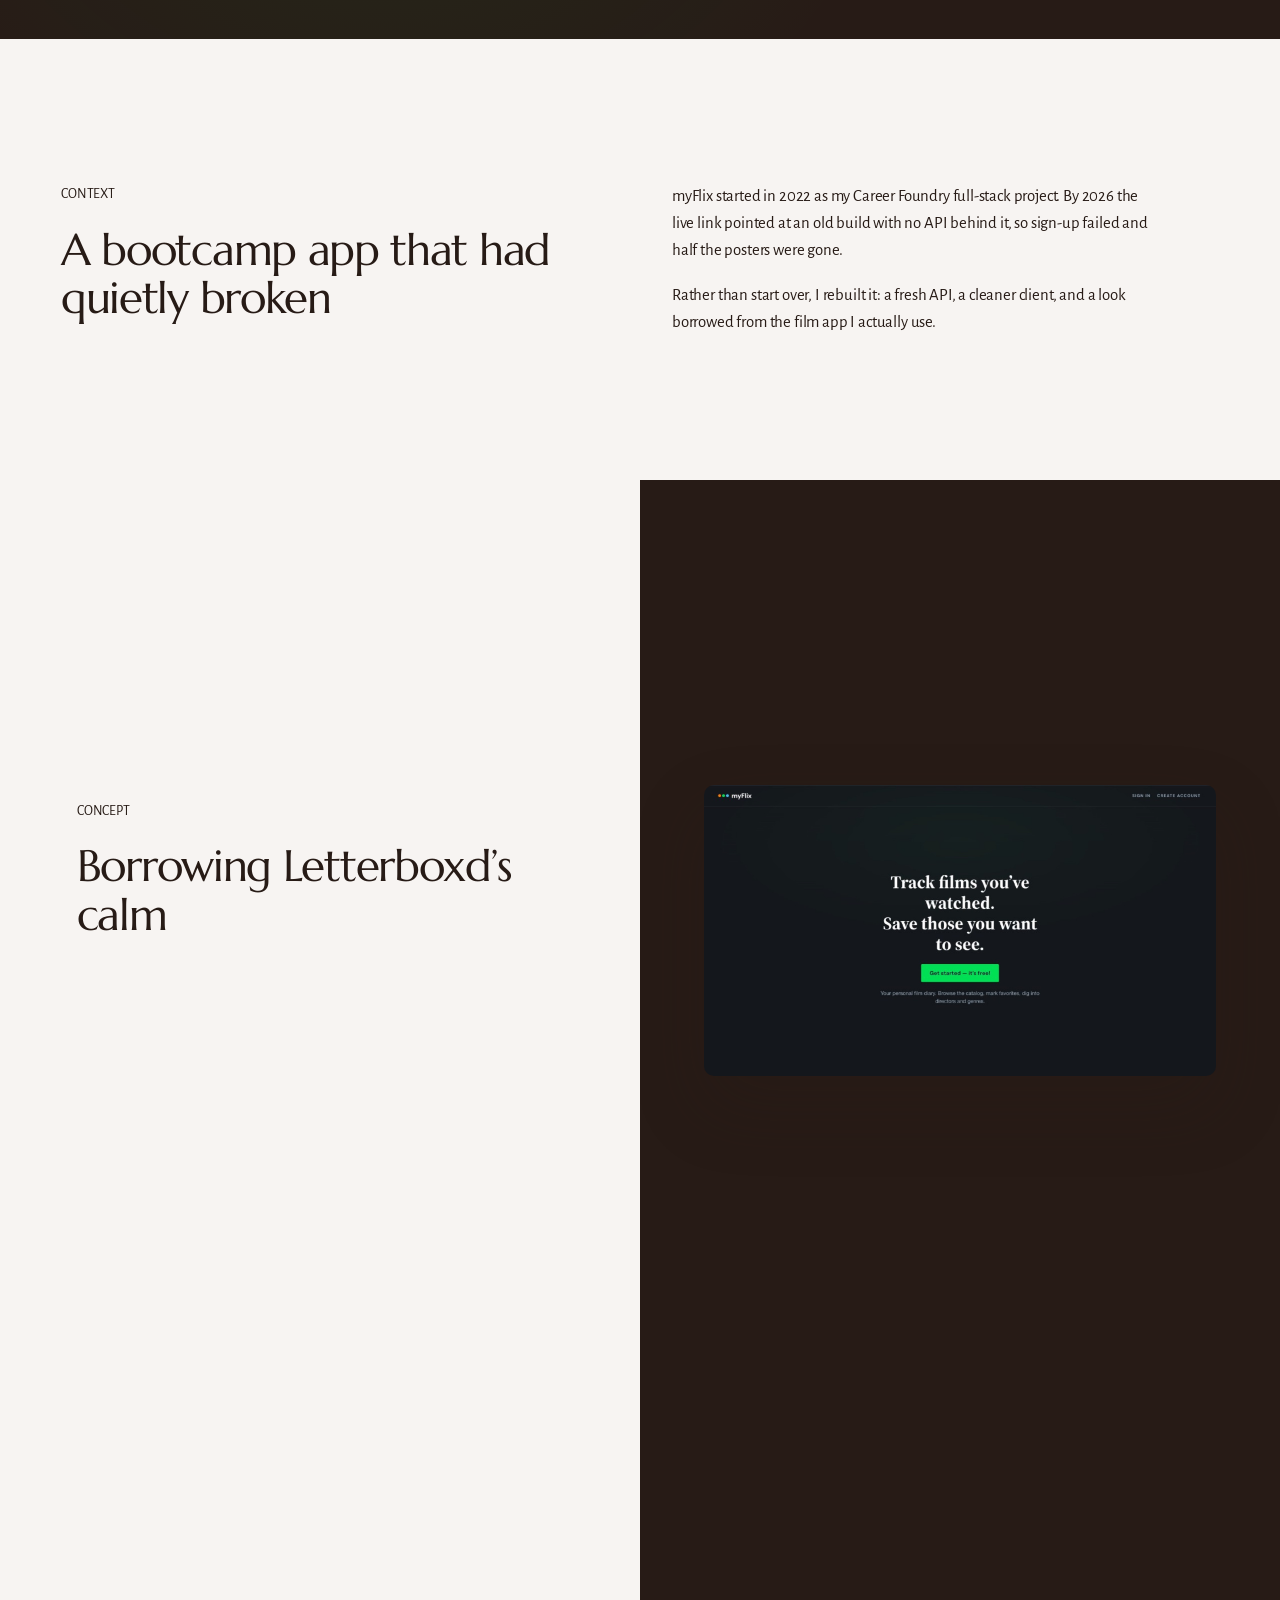
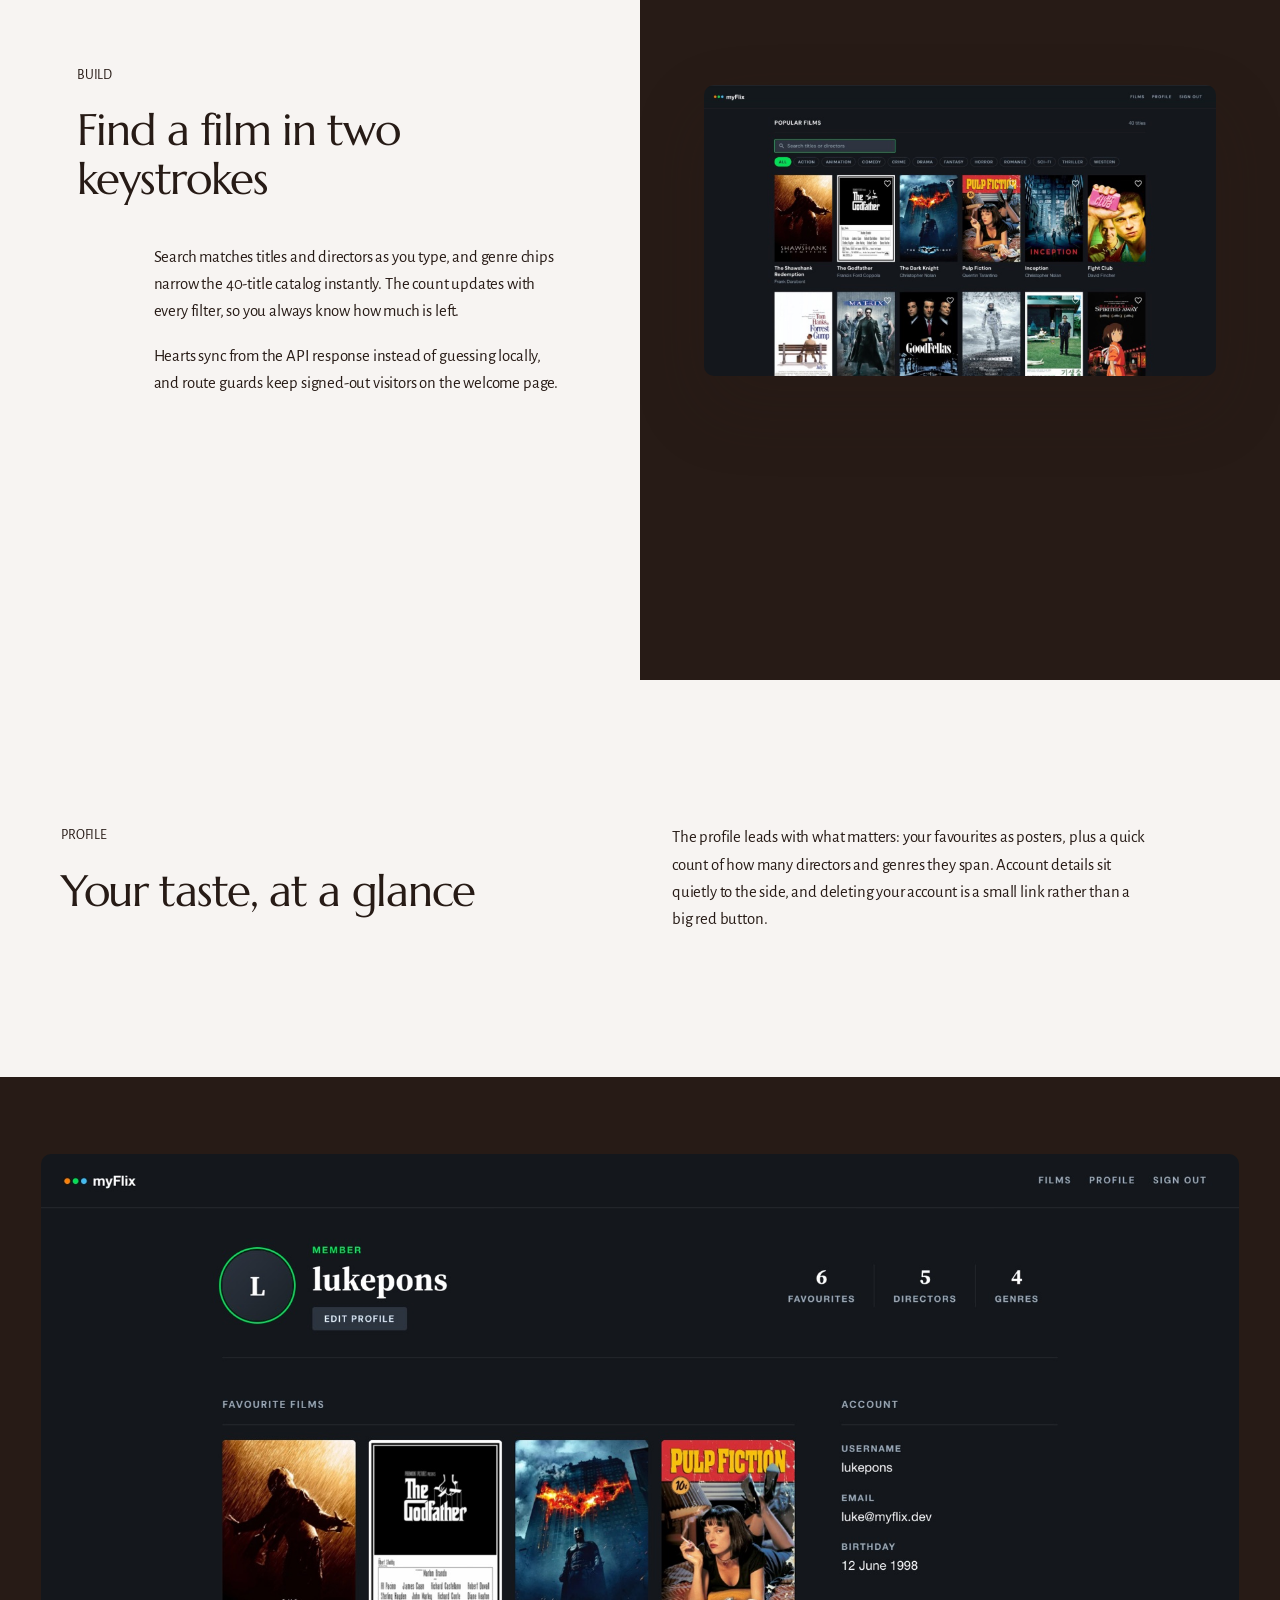
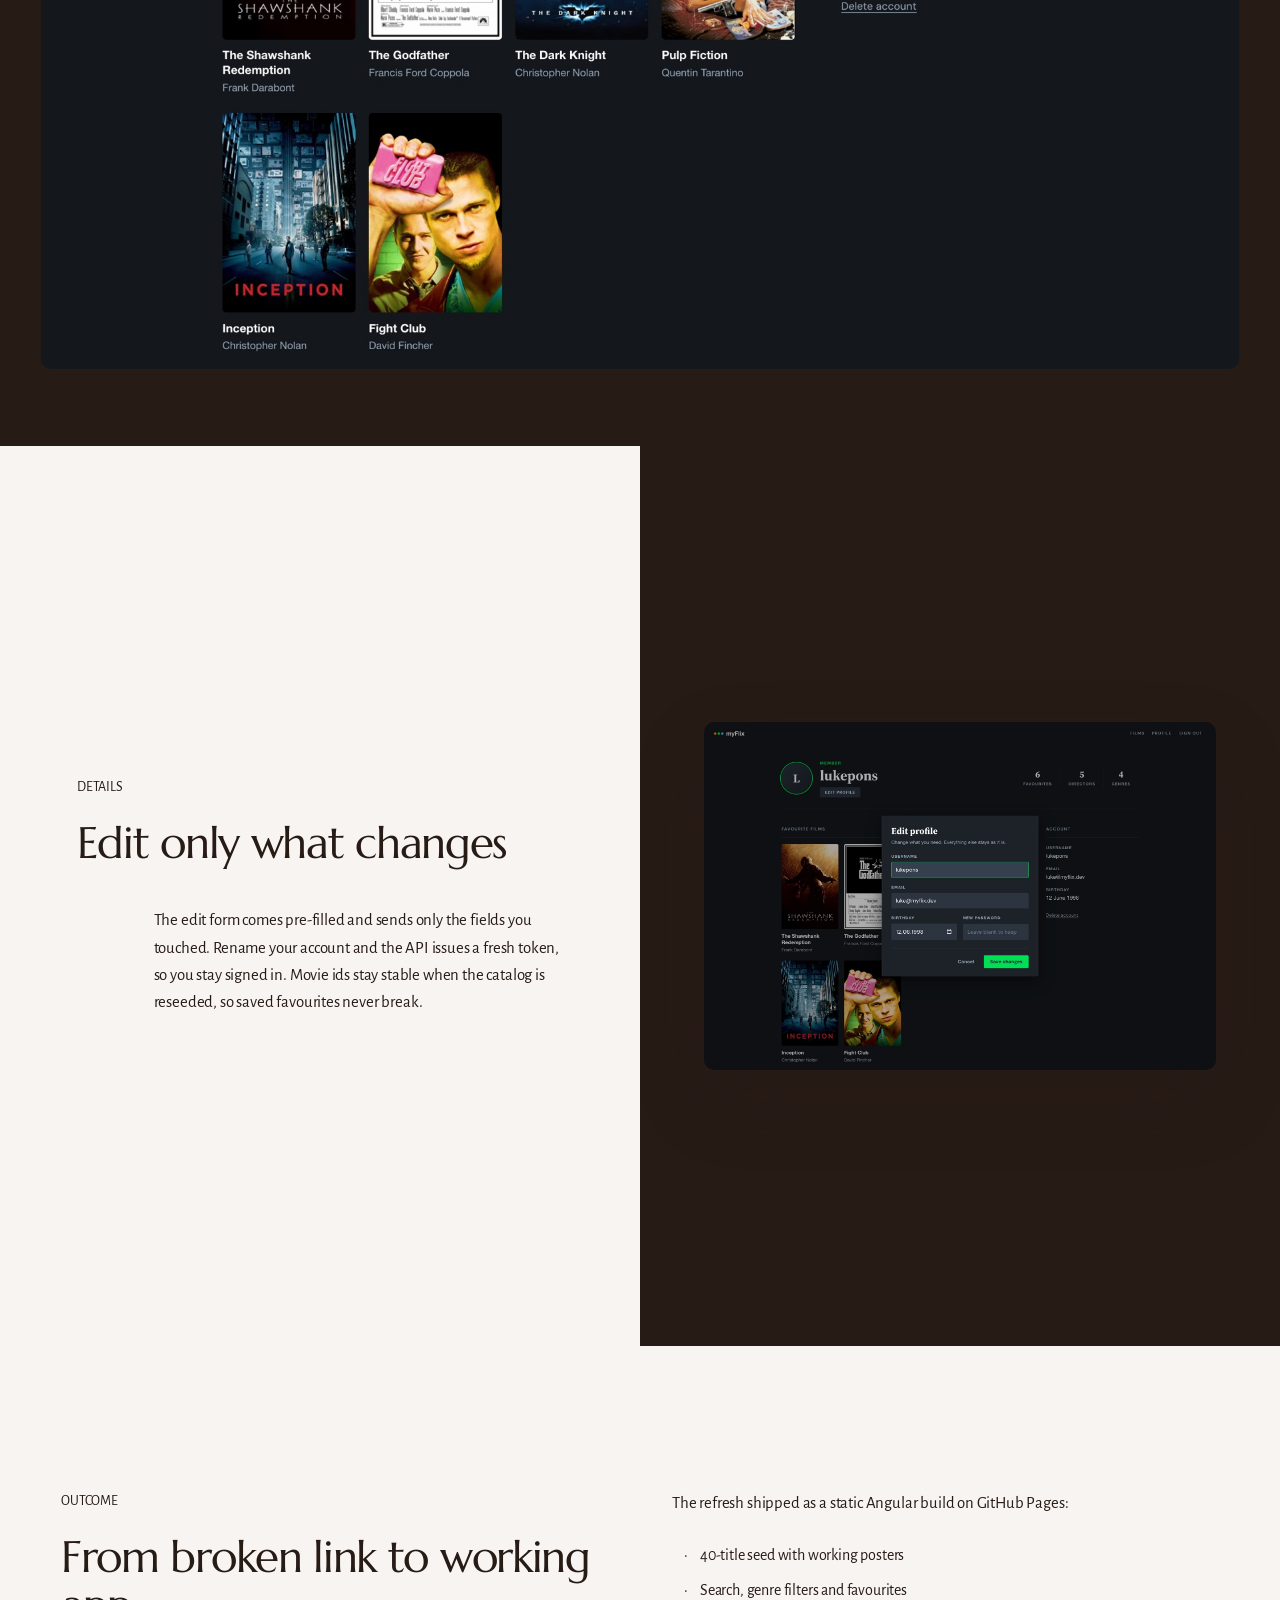
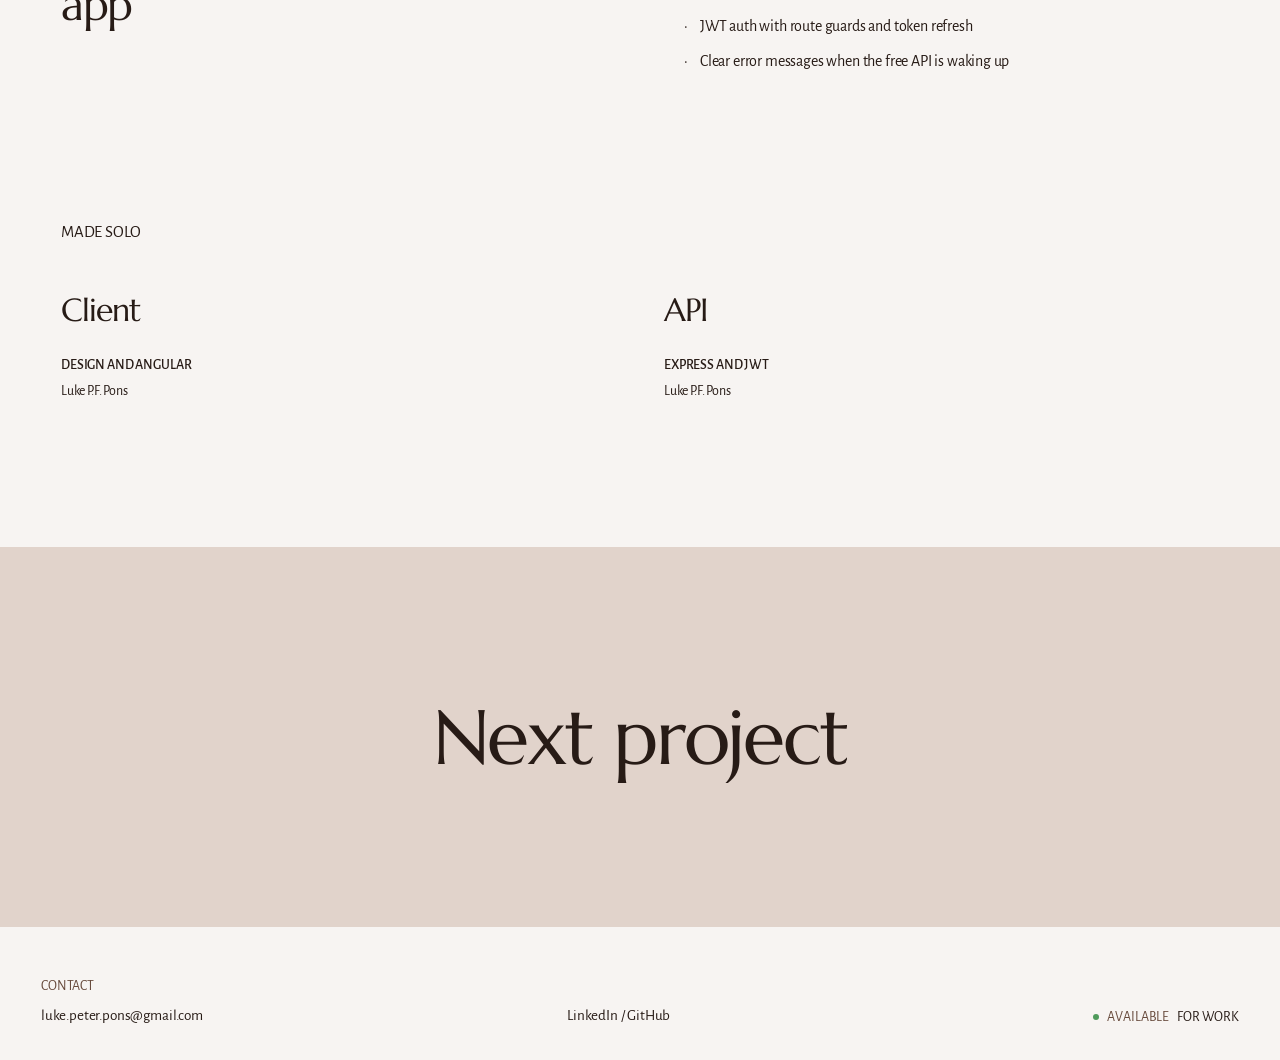
<file: myflix.html>
<!DOCTYPE html>
<html lang="en">
<head>
  <meta charset="utf-8" />
  <meta name="viewport" content="width=device-width, initial-scale=1" />
  <meta name="description" content="myFlix — a film catalog with an Angular client and Express API, rebuilt in 2026 with a Letterboxd-leaning UI." />
  <meta name="author" content="Luke P.F. Pons" />
  <meta name="theme-color" content="#f7f4f2" />
  <title>myFlix — Luke P.F. Pons</title>
  <link rel="canonical" href="https://lukeferenc.github.io/myportfolio/myflix.html" />
  <meta property="og:type" content="article" />
  <meta property="og:url" content="https://lukeferenc.github.io/myportfolio/myflix.html" />
  <meta property="og:title" content="myFlix — Luke P.F. Pons" />
  <meta property="og:description" content="A 2022 bootcamp app, rebuilt in 2026 with search, genre filters and a Letterboxd-leaning UI." />
  <meta property="og:image" content="https://lukeferenc.github.io/myportfolio/assets/img/myflix.png" />
  <meta name="twitter:card" content="summary_large_image" />
  <link rel="icon" type="image/svg+xml" href="assets/favicon.svg" />
  <link rel="preconnect" href="https://fonts.googleapis.com" />
  <link rel="preconnect" href="https://fonts.gstatic.com" crossorigin />
  <link href="https://fonts.googleapis.com/css2?family=Marcellus&family=Alegreya+Sans:ital,wght@0,400;0,500;1,400&display=swap" rel="stylesheet" />
  <link rel="stylesheet" href="css/site.css?v=13" />
  <script>document.documentElement.classList.add("js");</script>
</head>
<body class="project-page">
  <a class="skip" href="#content">Skip to content</a>

  <div class="loader" aria-hidden="true"><span class="loader__line"></span></div>

  <header class="chrome">
    <a class="chrome__mark chrome__crumb" href="index.html" aria-label="Luke P.F. Pons — home">LP <span>/ myFlix</span></a>
    <nav class="chrome__nav" aria-label="Primary">
      <a href="index.html#projects">Projects</a>
      <a href="index.html#about">About</a>
      <a href="index.html#contact">Contact</a>
    </nav>
  </header>

  <main id="content">
    <header class="p-head">
      <p class="label reveal">Angular · 2026 refresh</p>
      <h1 class="p-title reveal">myFlix</h1>
      <p class="p-lede reveal">A personal film diary. Browse the catalog, save favourites, dig into directors and genres.</p>
    </header>

    <dl class="p-meta reveal">
      <div><dt class="label">Role</dt><dd>Solo, design, client and API</dd></div>
      <div><dt class="label">Client</dt><dd>Angular · TypeScript · Angular Material</dd></div>
      <div><dt class="label">API</dt><dd>Node · Express · JWT</dd></div>
      <div><dt class="label">Year</dt><dd>2022, rebuilt 2026</dd></div>
      <div><dt class="label">Links</dt><dd><a href="https://lukeferenc.github.io/myFlix-Angular-client2/" target="_blank" rel="noopener noreferrer">Live site</a> · <a href="https://github.com/lukeferenc/myFlix-Angular-client2" target="_blank" rel="noopener noreferrer">Client</a> · <a href="https://github.com/lukeferenc/myFlix-API" target="_blank" rel="noopener noreferrer">API</a></dd></div>
    </dl>

    <section class="p-stage case--myflix">
      <a class="case__frame reveal-frame" href="https://lukeferenc.github.io/myFlix-Angular-client2/" target="_blank" rel="noopener noreferrer" data-cursor="Visit live">
        <div class="case__bar" aria-hidden="true"><i></i><i></i><i></i><span>lukeferenc.github.io/myFlix</span></div>
        <div class="case__shot">
          <img src="assets/img/projects/myflix-catalog.jpg?v=2" alt="myFlix film catalog with poster grid, search and genre filters" width="1800" height="1023" decoding="async" data-parallax />
        </div>
      </a>
    </section>

    <section class="p-section">
      <div class="reveal">
        <p class="label">Context</p>
        <h2 class="p-heading">A bootcamp app that had quietly broken</h2>
      </div>
      <div class="p-body reveal">
        <p>
          myFlix started in 2022 as my Career Foundry full-stack project. By
          2026 the live link pointed at an old build with no API behind it, so
          sign-up failed and half the posters were gone.
        </p>
        <p>
          Rather than start over, I rebuilt it: a fresh API, a cleaner client, and
          a look borrowed from the film app I actually use.
        </p>
      </div>
    </section>

    <section class="p-split">
      <div class="p-split__text">
        <div class="reveal">
          <p class="label">Concept</p>
          <h2 class="p-heading">Borrowing Letterboxd’s calm</h2>
        </div>
        <div class="p-body reveal">
          <p>
            Dark charcoal, a serif headline, one green call to action, and posters
            doing the talking. The welcome page says what the app is in one line,
            and signing up drops you straight into the catalog.
          </p>
        </div>
      </div>
      <div class="p-split__media" style="--split-bg: var(--dark)">
        <img class="reveal" src="assets/img/projects/myflix-welcome.jpg?v=2" alt="myFlix welcome page: track films you've watched, save those you want to see" width="1800" height="1023" loading="lazy" decoding="async" />
      </div>
    </section>

    <section class="p-split p-split--rev">
      <div class="p-split__text">
        <div class="reveal">
          <p class="label">Build</p>
          <h2 class="p-heading">Find a film in two keystrokes</h2>
        </div>
        <div class="p-body reveal">
          <p>
            Search matches titles and directors as you type, and genre chips
            narrow the 40-title catalog instantly. The count updates with every
            filter, so you always know how much is left.
          </p>
          <p>
            Hearts sync from the API response instead of guessing locally, and
            route guards keep signed-out visitors on the welcome page.
          </p>
        </div>
      </div>
      <div class="p-split__media" style="--split-bg: var(--dark)">
        <img class="reveal" src="assets/img/projects/myflix-catalog.jpg?v=2" alt="myFlix catalog with search and genre chips" width="1800" height="1023" loading="lazy" decoding="async" />
      </div>
    </section>

    <section class="p-section">
      <div class="reveal">
        <p class="label">Profile</p>
        <h2 class="p-heading">Your taste, at a glance</h2>
      </div>
      <div class="p-body reveal">
        <p>
          The profile leads with what matters: your favourites as posters, plus a
          quick count of how many directors and genres they span. Account details
          sit quietly to the side, and deleting your account is a small link
          rather than a big red button.
        </p>
      </div>
    </section>

    <div class="p-wide">
      <img class="reveal" src="assets/img/projects/myflix-profile.jpg?v=3" alt="myFlix profile with avatar, stats and favourite film posters" width="1800" height="1225" loading="lazy" decoding="async" />
    </div>

    <section class="p-split">
      <div class="p-split__text">
        <div class="reveal">
          <p class="label">Details</p>
          <h2 class="p-heading">Edit only what changes</h2>
        </div>
        <div class="p-body reveal">
          <p>
            The edit form comes pre-filled and sends only the fields you touched.
            Rename your account and the API issues a fresh token, so you stay
            signed in. Movie ids stay stable when the catalog is reseeded, so
            saved favourites never break.
          </p>
        </div>
      </div>
      <div class="p-split__media" style="--split-bg: var(--dark)">
        <img class="reveal" src="assets/img/projects/myflix-edit.jpg?v=3" alt="myFlix edit profile dialog" width="1800" height="1225" loading="lazy" decoding="async" />
      </div>
    </section>

    <section class="p-section">
      <div class="reveal">
        <p class="label">Outcome</p>
        <h2 class="p-heading">From broken link to working app</h2>
      </div>
      <div class="p-body reveal">
        <p>The refresh shipped as a static Angular build on GitHub Pages:</p>
        <ul class="p-list">
          <li>40-title seed with working posters</li>
          <li>Search, genre filters and favourites</li>
          <li>JWT auth with route guards and token refresh</li>
          <li>Clear error messages when the free API is waking up</li>
        </ul>
      </div>
    </section>

    <section class="p-credits">
      <p class="p-credits__intro label reveal">Made solo</p>
      <div class="about__list reveal">
        <h3 class="about__list-title">Client</h3>
        <div class="about__cols">
          <div>
            <h4 class="about__sub">Design and Angular</h4>
            <p>Luke P.F. Pons</p>
          </div>
        </div>
      </div>
      <div class="about__list reveal">
        <h3 class="about__list-title">API</h3>
        <div class="about__cols">
          <div>
            <h4 class="about__sub">Express and JWT</h4>
            <p>Luke P.F. Pons</p>
          </div>
        </div>
      </div>
    </section>

    <a class="next" href="aestra.html" aria-label="Next project: Aestra">
      <span class="next__text" aria-hidden="true">
        <span class="next__line next__line--a" data-split>Next project</span>
        <span class="next__line next__line--b" data-split>Aestra</span>
      </span>
    </a>
  </main>

  <footer class="site-footer">
    <div class="site-footer__contact">
      <p class="label site-footer__muted">Contact</p>
      <a href="mailto:luke.peter.pons@gmail.com">luke.peter.pons@gmail.com</a>
    </div>
    <p class="site-footer__social">
      <a href="https://www.linkedin.com/in/luke-pons-850216206" target="_blank" rel="noopener noreferrer">LinkedIn</a>
      /
      <a href="https://github.com/lukeferenc" target="_blank" rel="noopener noreferrer">GitHub</a>
    </p>
    <p class="label site-footer__status"><span class="site-footer__dot" aria-hidden="true"></span><span class="site-footer__muted">Available</span> for work</p>
  </footer>

  <div class="cursor" aria-hidden="true"><span></span></div>

  <script src="js/site.js?v=13"></script>
</body>
</html>
</file>
<file: css/site.css>
:root {
  --bg: #e1d3cb;
  --ink: #271b16;
  --muted: #674a3c;
  --faint: rgba(39, 27, 22, 0.16);
  --dark: #271b16;
  --light: #f7f4f2;
  --font-display: "Marcellus", "Times New Roman", serif;
  --font-ui: "Alegreya Sans", "Helvetica Neue", Arial, sans-serif;
  --pad: clamp(1.25rem, 3.2vw, 3rem);
  --max: 1240px;
  --ease: cubic-bezier(0.22, 1, 0.36, 1);
  --ease-in-out: cubic-bezier(0.65, 0, 0.35, 1);
}

*,
*::before,
*::after {
  box-sizing: border-box;
}

html {
  scroll-behavior: smooth;
  background: var(--bg);
}

body {
  margin: 0;
  font-family: var(--font-ui);
  font-size: 17px;
  line-height: 1.618;
  letter-spacing: -0.01em;
  color: var(--ink);
  background: var(--bg);
  -webkit-font-smoothing: antialiased;
  text-rendering: optimizeLegibility;
}

::selection {
  background: var(--ink);
  color: var(--bg);
}

img {
  display: block;
  max-width: 100%;
  height: auto;
}

a {
  color: inherit;
  text-decoration: none;
}

.label {
  margin: 0;
  font-family: var(--font-ui);
  font-size: 0.875rem;
  font-weight: 400;
  letter-spacing: -0.01em;
  text-transform: uppercase;
  color: var(--ink);
}

.link {
  position: relative;
  font-weight: 500;
  font-size: 0.95rem;
  padding-bottom: 0.15rem;
  background: linear-gradient(currentColor, currentColor) left bottom / 100% 1px no-repeat;
  transition: background-size 0.5s var(--ease), color 0.3s ease;
}

.link:hover {
  background-size: 0% 1px;
  background-position: right bottom;
}

.skip {
  position: absolute;
  left: -999px;
  top: 0;
  z-index: 200;
  padding: 0.5rem 0.75rem;
  background: var(--ink);
  color: var(--bg);
}

.skip:focus {
  left: 0.75rem;
  top: 0.75rem;
}

:focus-visible {
  outline: 1px solid var(--ink);
  outline-offset: 4px;
}

/* Loader */

.loader {
  display: none;
}

.js .loader {
  position: fixed;
  inset: 0;
  z-index: 150;
  display: grid;
  place-items: center;
  background: var(--dark);
  transition: opacity 0.6s var(--ease), visibility 0.6s;
}

.loader__line {
  width: min(32vw, 320px);
  height: 1px;
  background: var(--light);
  transform: scaleX(0);
  transform-origin: left;
  animation: loader-line 0.9s var(--ease-in-out) forwards;
}

@keyframes loader-line {
  to { transform: scaleX(1); }
}

.is-ready .loader {
  opacity: 0;
  visibility: hidden;
}

/* Chrome */

.chrome {
  position: fixed;
  inset: 0 0 auto;
  z-index: 100;
  display: flex;
  align-items: center;
  justify-content: space-between;
  padding: 1.25rem var(--pad);
  mix-blend-mode: difference;
  color: var(--bg);
  pointer-events: none;
}

.chrome a {
  pointer-events: auto;
}

.chrome__mark {
  font-family: var(--font-display);
  font-size: 1.5rem;
  letter-spacing: -0.03em;
}

.chrome__nav {
  display: flex;
  gap: clamp(1rem, 2.4vw, 2rem);
}

.chrome__nav a {
  font-size: 0.875rem;
  letter-spacing: -0.01em;
  text-transform: uppercase;
  opacity: 0.85;
  transition: opacity 0.25s ease;
}

.chrome__nav a:hover {
  opacity: 1;
}

/* Hero */

.hero {
  position: relative;
  min-height: 100vh;
  min-height: 100svh;
  display: grid;
  grid-template-rows: 1fr auto auto;
  gap: clamp(1.5rem, 4vh, 3rem);
  padding: 6.5rem var(--pad) 4rem;
  overflow: hidden;
}

.hero::before {
  content: "";
  position: absolute;
  inset: -20% -10% auto auto;
  width: 70vw;
  height: 70vw;
  background: radial-gradient(circle, rgba(247, 244, 242, 0.35), transparent 62%);
  pointer-events: none;
}

.hero__kicker {
  align-self: end;
}

.hero__title {
  margin: 0;
  font-family: var(--font-display);
  font-weight: 400;
  font-size: clamp(3.6rem, 12vw, 13rem);
  line-height: 1;
  letter-spacing: -0.03em;
}

.hero__line {
  display: block;
  overflow: hidden;
  padding-bottom: 0.04em;
}

.hero__line span {
  display: inline-block;
}

.hero__line--right {
  text-align: right;
}

.js .hero__line span {
  transform: translateY(105%);
  transition: transform 1.2s var(--ease);
}

.js .hero__line--right span {
  transition-delay: 0.1s;
}

.is-ready .hero__line span {
  transform: none;
}

.hero__foot {
  display: flex;
  flex-wrap: wrap;
  align-items: end;
  justify-content: space-between;
  gap: 1.5rem 3rem;
  padding-top: 1.5rem;
  border-top: 1px solid var(--faint);
}

.hero__lede {
  margin: 0;
  max-width: 30rem;
  font-size: clamp(1.1rem, 1.5vw, 1.5rem);
  line-height: 1.5;
  color: var(--ink);
}

.hero__cue {
  display: inline-flex;
  gap: 1.25rem;
  color: var(--ink);
  transition: opacity 0.25s ease;
}

.hero__cue span {
  color: var(--muted);
}

.hero__cue:hover {
  opacity: 0.7;
}

.js .hero__kicker,
.js .hero__foot {
  opacity: 0;
  transform: translateY(14px);
  transition: opacity 1s var(--ease) 0.45s, transform 1s var(--ease) 0.45s;
}

.is-ready .hero__kicker,
.is-ready .hero__foot {
  opacity: 1;
  transform: none;
}

/* Work */

.case {
  padding: clamp(5rem, 12vh, 9rem) 0 0;
}

.case__head {
  display: grid;
  grid-template-columns: 1fr auto;
  align-items: end;
  gap: 0.75rem 1.5rem;
  padding: 0 var(--pad) clamp(1.5rem, 3vw, 2.5rem);
}

.case__num {
  grid-column: 1 / -1;
  display: flex;
  align-items: center;
  gap: 1rem;
  color: var(--ink);
}

.case__num::after {
  content: "";
  flex: 1;
  height: 1px;
  background: var(--faint);
}

.case__title {
  margin: 0;
  font-family: var(--font-display);
  font-weight: 400;
  font-size: clamp(2rem, 2.8vw, 3rem);
  line-height: 1;
  letter-spacing: -0.03em;
}

.case__tag {
  padding-bottom: 0.6rem;
  text-align: right;
}

.case__stage {
  display: block;
  padding: clamp(2rem, 7vw, 7rem) var(--pad);
  background: var(--stage, var(--dark));
  overflow: hidden;
}

.case--aestra {
  --stage:
    radial-gradient(ellipse 60% 70% at 70% 30%, rgba(255, 140, 165, 0.16), transparent 70%),
    var(--dark);
}

.case--myflix {
  --stage:
    radial-gradient(ellipse 60% 70% at 30% 70%, rgba(0, 224, 84, 0.08), transparent 70%),
    var(--dark);
}

.case__frame {
  max-width: 1080px;
  margin: 0 auto;
  border-radius: 12px;
  overflow: hidden;
  background: #fff;
  box-shadow: 0 40px 90px rgba(0, 0, 0, 0.45), 0 0 0 1px rgba(255, 255, 255, 0.08);
}

.case--myflix .case__frame {
  background: #14181c;
}

.case__bar {
  display: flex;
  align-items: center;
  gap: 6px;
  padding: 0.6rem 0.85rem;
  background: rgba(20, 16, 14, 0.92);
  border-bottom: 1px solid rgba(255, 255, 255, 0.06);
}

.case__bar i {
  width: 9px;
  height: 9px;
  border-radius: 50%;
  background: rgba(255, 255, 255, 0.18);
}

.case__bar span {
  margin-left: 0.75rem;
  font-size: 0.7rem;
  letter-spacing: 0.02em;
  color: rgba(255, 255, 255, 0.45);
}

.case__shot {
  aspect-ratio: 16 / 10;
  overflow: hidden;
}

.case__shot img {
  width: 100%;
  height: 100%;
  object-fit: cover;
  object-position: top center;
  transform: translateY(var(--py, 0)) scale(1.06);
  transition: transform 0.9s var(--ease);
  will-change: transform;
}

.case__stage:hover .case__shot img {
  transform: translateY(var(--py, 0)) scale(1.09);
}

.case--myflix .case__shot {
  background: #14181c;
}

.case--myflix .case__shot img {
  object-fit: contain;
  object-position: center;
  transform: none;
}

.case--myflix .case__stage:hover .case__shot img {
  transform: scale(1.02);
}

.js .reveal-frame {
  clip-path: inset(10% 8% round 12px);
  transition: clip-path 1.4s var(--ease);
}

.js .reveal-frame.is-in {
  clip-path: inset(0 0 round 12px);
}

.case__info {
  display: grid;
  gap: 2rem;
  max-width: var(--max);
  padding: clamp(2rem, 4vw, 3rem) var(--pad) 0;
}

@media (min-width: 860px) {
  .case__info {
    grid-template-columns: 1fr 1.2fr;
    gap: 4rem;
    margin-left: auto;
  }
}

.case__meta {
  display: grid;
  gap: 1.1rem;
  margin: 0;
}

.case__meta div {
  display: grid;
  grid-template-columns: 5.5rem 1fr;
  gap: 1rem;
  padding-top: 0.9rem;
  border-top: 1px solid var(--faint);
}

.case__meta dd {
  margin: 0;
  font-size: 0.95rem;
}

.case__copy p {
  margin: 0;
  font-size: 1.125rem;
  line-height: 1.618;
  color: var(--ink);
}

.case__links {
  display: flex;
  gap: 1.75rem;
  margin-top: 1.5rem;
}

/* Next project */

.next {
  display: grid;
  place-items: center;
  margin-top: clamp(4rem, 10vh, 7rem);
  padding: clamp(5rem, 16vh, 10rem) var(--pad);
  background: var(--light);
}

.next__text {
  display: grid;
  overflow: hidden;
  font-family: var(--font-display);
  font-size: clamp(2.5rem, 6vw, 5.5rem);
  line-height: 1.2;
  letter-spacing: -0.03em;
}

.next__line {
  grid-area: 1 / 1;
  text-align: center;
  white-space: nowrap;
}

.next__line .char {
  display: inline-block;
  transition: transform 0.7s var(--ease);
  transition-delay: calc(var(--i) * 22ms);
}

.next__line--b .char {
  transform: translateY(110%);
}

.next:hover .next__line--a .char,
.next:focus-visible .next__line--a .char {
  transform: translateY(-110%);
}

.next:hover .next__line--b .char,
.next:focus-visible .next__line--b .char {
  transform: none;
}

html:not(.js) .next__line--b {
  display: none;
}

@media (hover: none) {
  .next__text {
    overflow: visible;
    gap: 0.25rem;
  }

  .next__line {
    grid-area: auto;
  }

  .next__line--b {
    font-size: 0.45em;
    color: var(--muted);
  }

  .next__line--b .char {
    transform: none;
  }
}

/* Project page */

.project-page {
  background: var(--light);
}

.project-page .next {
  margin-top: 0;
  background: var(--bg);
}

.chrome__crumb {
  display: inline-flex;
  align-items: baseline;
  gap: 0.6rem;
}

.chrome__crumb span {
  font-size: 0.8rem;
  text-transform: uppercase;
}

.p-head {
  display: grid;
  justify-items: center;
  gap: 1.5rem;
  padding: clamp(8rem, 22vh, 12rem) var(--pad) clamp(3rem, 8vh, 5rem);
  text-align: center;
}

.p-title {
  margin: 0;
  font-family: var(--font-display);
  font-weight: 400;
  font-size: clamp(3.5rem, 9vw, 8rem);
  line-height: 1;
  letter-spacing: -0.03em;
}

.p-lede {
  max-width: 34rem;
  margin: 0;
  font-size: clamp(1.1rem, 1.4vw, 1.35rem);
}

.p-meta {
  display: grid;
  grid-template-columns: repeat(2, minmax(0, 1fr));
  gap: 1.5rem 2rem;
  max-width: var(--max);
  margin: 0 auto;
  padding: 0 var(--pad) clamp(3rem, 8vh, 5rem);
}

@media (min-width: 860px) {
  .p-meta {
    grid-template-columns: repeat(5, minmax(0, 1fr));
  }
}

.p-meta div {
  display: grid;
  gap: 0.35rem;
  padding-top: 0.9rem;
  border-top: 1px solid var(--ink);
}

.p-meta dd {
  margin: 0;
  font-size: 0.95rem;
}

.p-meta a {
  background: linear-gradient(currentColor, currentColor) left bottom / 100% 1px no-repeat;
}

.p-stage {
  padding: clamp(2rem, 7vw, 7rem) var(--pad);
  background: var(--stage, var(--dark));
  overflow: hidden;
}

.p-section {
  display: grid;
  gap: 2rem;
  max-width: var(--max);
  margin: 0 auto;
  padding: clamp(6rem, 16vh, 10rem) var(--pad);
}

@media (min-width: 900px) {
  .p-section {
    grid-template-columns: 1fr 1fr;
    gap: 4rem;
  }
}

.p-heading {
  margin: 1.25rem 0 0;
  font-family: var(--font-display);
  font-weight: 400;
  font-size: clamp(2rem, 3.4vw, 3.25rem);
  line-height: 1.12;
  letter-spacing: -0.03em;
}

.p-body {
  display: grid;
  gap: 1.1rem;
  max-width: 30rem;
}

.p-body p {
  margin: 0;
  font-size: clamp(1.05rem, 1.25vw, 1.25rem);
  line-height: 1.618;
}

.p-list {
  display: grid;
  gap: 0.6rem;
  margin: 0.5rem 0 0;
  padding: 0 0 0 1.75rem;
  list-style: none;
}

.p-list li {
  position: relative;
  font-size: clamp(1rem, 1.15vw, 1.15rem);
}

.p-list li::before {
  content: "·";
  position: absolute;
  left: -1rem;
}

.p-split {
  display: grid;
}

@media (min-width: 900px) {
  .p-split {
    grid-template-columns: 1fr 1fr;
    min-height: 100vh;
  }

  .p-split--rev .p-split__media {
    order: 2;
  }
}

.p-split__media {
  display: grid;
  place-items: center;
  padding: clamp(2rem, 5vw, 5rem);
  background: var(--split-bg, var(--bg));
  overflow: hidden;
}

.p-split__media img {
  width: 100%;
  max-height: 82vh;
  object-fit: contain;
  border-radius: 10px;
  box-shadow: 0 30px 70px rgba(39, 27, 22, 0.22);
}

.p-split__media--tall img {
  width: auto;
  max-width: 100%;
}

.p-split__text {
  display: grid;
  align-content: center;
  gap: 2.5rem;
  padding: clamp(4rem, 10vh, 7rem) var(--pad);
}

@media (min-width: 900px) {
  .p-split__text {
    padding: 4rem clamp(2rem, 6vw, 6rem);
  }

  .p-split__text .p-body {
    margin-left: clamp(2rem, 6vw, 5rem);
  }
}

.p-wide {
  padding: clamp(2rem, 6vw, 6rem) var(--pad);
  background: var(--wide-bg, var(--dark));
}

.p-wide img {
  width: 100%;
  max-width: 1400px;
  margin: 0 auto;
  border-radius: 10px;
}

.p-gallery {
  display: grid;
  grid-template-columns: repeat(auto-fit, minmax(min(100%, 15rem), 24rem));
  justify-content: center;
  gap: clamp(1rem, 2vw, 1.5rem);
  padding: 0 var(--pad) clamp(6rem, 16vh, 10rem);
}

.p-gallery figure {
  margin: 0;
  display: grid;
  place-items: center;
  padding: clamp(1.5rem, 3vw, 3rem);
  background: var(--bg);
}

.p-gallery img {
  width: auto;
  max-height: 70vh;
  border-radius: 8px;
  box-shadow: 0 18px 40px rgba(39, 27, 22, 0.2);
}

.p-credits {
  display: grid;
  gap: 3rem;
  max-width: var(--max);
  margin: 0 auto;
  padding: 0 var(--pad) clamp(6rem, 16vh, 10rem);
}

@media (min-width: 900px) {
  .p-credits {
    grid-template-columns: 1fr 1fr;
  }
}

.p-credits__intro {
  grid-column: 1 / -1;
  margin: 0;
  font-size: 1.05rem;
}

.p-credits .about__cols {
  grid-template-columns: 1fr;
  gap: 1.25rem;
}

/* Index */

.index {
  position: relative;
  max-width: var(--max);
  margin: 0 auto;
  padding: clamp(6rem, 16vh, 11rem) var(--pad) 0;
}

.index__head {
  display: flex;
  justify-content: space-between;
  padding-bottom: 1.25rem;
}

.index__list {
  margin: 0;
  padding: 0;
  list-style: none;
}

.index__row {
  position: relative;
  display: grid;
  grid-template-columns: 1fr;
  gap: 0.35rem;
  padding: 1.6rem 0.75rem 1.4rem;
  border-bottom: 1px solid var(--ink);
  transition: background-color 0.25s ease, color 0.25s ease;
}

.index__name {
  font-family: var(--font-display);
  font-size: clamp(1.6rem, 2.2vw, 2rem);
  line-height: 1.1;
  letter-spacing: -0.03em;
}

.index__type {
  font-size: 0.95rem;
}

.index__year {
  position: absolute;
  right: 0;
  bottom: 0.2rem;
  font-size: 0.8rem;
  line-height: 1;
}

@media (min-width: 760px) {
  .index__row {
    grid-template-columns: 1fr 1fr;
    align-items: center;
    gap: 1.5rem;
  }
}

a.index__row:hover {
  background: var(--dark);
  color: var(--light);
}

a.index__row:hover .index__year {
  right: 0.35rem;
}

.index__row--soon .index__name,
.index__row--soon .index__type {
  color: var(--muted);
}

/* About */

.about {
  max-width: var(--max);
  margin: 0 auto;
  padding: clamp(7rem, 18vh, 12rem) var(--pad) 0;
}

.about__statement {
  max-width: 22ch;
  margin: 1.5rem 0 0;
  font-family: var(--font-display);
  font-weight: 400;
  font-size: clamp(2rem, 3.4vw, 3.25rem);
  line-height: 1.38;
  letter-spacing: -0.03em;
}

.about__statement em {
  font-style: italic;
}

.about__grid {
  display: grid;
  gap: 1.25rem;
  max-width: 36rem;
  margin: clamp(2.5rem, 6vw, 4.5rem) 0 0 auto;
}

.about__grid p {
  margin: 0;
  font-size: clamp(1.1rem, 1.3vw, 1.4rem);
  line-height: 1.618;
}

.about__grid .link {
  justify-self: start;
  margin-top: 0.5rem;
}

.about__lists {
  display: grid;
  gap: 4rem;
  margin-top: clamp(5rem, 12vh, 8rem);
}

@media (min-width: 900px) {
  .about__lists {
    grid-template-columns: 1fr 1fr;
  }
}

.about__list-title {
  margin: 0 0 1.75rem;
  font-family: var(--font-display);
  font-weight: 400;
  font-size: 2rem;
  line-height: 1;
  letter-spacing: -0.03em;
}

.about__cols {
  display: grid;
  grid-template-columns: repeat(2, minmax(0, 1fr));
  gap: 1.5rem 2rem;
}

.about__sub {
  margin: 0 0 0.2rem;
  font-size: 0.875rem;
  font-weight: 500;
  text-transform: uppercase;
  letter-spacing: -0.01em;
}

.about__cols p {
  margin: 0;
  font-size: 0.875rem;
  line-height: 1.618;
}

/* Contact */

.contact {
  max-width: var(--max);
  margin: 0 auto;
  padding: clamp(8rem, 20vh, 13rem) var(--pad) clamp(5rem, 12vh, 8rem);
}

.contact__title {
  margin: 1.25rem 0 0;
  font-family: var(--font-display);
  font-weight: 400;
  font-size: clamp(3rem, 7vw, 6.5rem);
  line-height: 1;
  letter-spacing: -0.025em;
}

.contact__note {
  max-width: 26rem;
  margin: 2rem 0 0;
  font-size: 1.125rem;
}

.contact__mail {
  display: inline-block;
  margin-top: 2rem;
  font-family: var(--font-display);
  font-size: clamp(1.5rem, 3vw, 2.5rem);
  line-height: 1.2;
  letter-spacing: -0.03em;
  word-break: break-word;
  padding-bottom: 0.2rem;
  background: linear-gradient(currentColor, currentColor) left bottom / 100% 1px no-repeat;
  transition: background-size 0.6s var(--ease);
}

.contact__mail:hover {
  background-size: 0% 1px;
  background-position: right bottom;
}

.site-footer {
  display: grid;
  grid-template-columns: 1fr;
  gap: 1rem;
  align-items: end;
  padding: 3rem var(--pad) 2rem;
  font-size: 0.95rem;
}

@media (min-width: 760px) {
  .site-footer {
    grid-template-columns: 1fr 1fr auto;
  }
}

.site-footer p {
  margin: 0;
}

.site-footer__contact {
  display: grid;
  gap: 0.4rem;
}

.site-footer__muted {
  color: var(--muted);
}

.site-footer a {
  transition: color 0.25s ease;
}

.site-footer a:hover {
  color: var(--muted);
}

.site-footer__status {
  display: inline-flex;
  align-items: center;
  gap: 0.5rem;
}

.site-footer__dot {
  width: 6px;
  height: 6px;
  border-radius: 50%;
  background: #4f9a5b;
}

/* Reveal */

.js .reveal {
  opacity: 0;
  transform: translateY(28px);
  transition: opacity 1s var(--ease), transform 1s var(--ease);
}

.js .reveal.is-in {
  opacity: 1;
  transform: none;
}

/* Cursor label */

.cursor {
  display: none;
}

@media (hover: hover) and (pointer: fine) {
  .cursor {
    position: fixed;
    left: 0;
    top: 0;
    z-index: 120;
    display: grid;
    place-items: center;
    width: 92px;
    height: 92px;
    border-radius: 50%;
    background: var(--light);
    color: var(--dark);
    pointer-events: none;
    transform: translate(-50%, -50%) scale(0);
    transition: transform 0.45s var(--ease);
  }

  .cursor.is-on {
    transform: translate(-50%, -50%) scale(1);
  }

  .cursor span {
    padding: 0 0.75rem;
    text-align: center;
    line-height: 1.15;
    font-size: 0.8rem;
    font-weight: 500;
    letter-spacing: -0.01em;
    text-transform: uppercase;
  }
}

/* Small screens */

@media (max-width: 640px) {
  .chrome__nav a:nth-child(2) {
    display: none;
  }

    .case__bar span {
    display: none;
  }
}

@media (prefers-reduced-motion: reduce) {
  html {
    scroll-behavior: auto;
  }

  *,
  *::before,
  *::after {
    animation: none !important;
    transition: none !important;
  }

  .js .reveal,
  .js .hero__kicker,
  .js .hero__foot {
    opacity: 1;
    transform: none;
  }

  .js .hero__line span {
    transform: none;
  }

  .js .reveal-frame {
    clip-path: none;
  }

  .js .loader {
    display: none;
  }

  .case__shot img {
    transform: none !important;
  }
}
</file>
